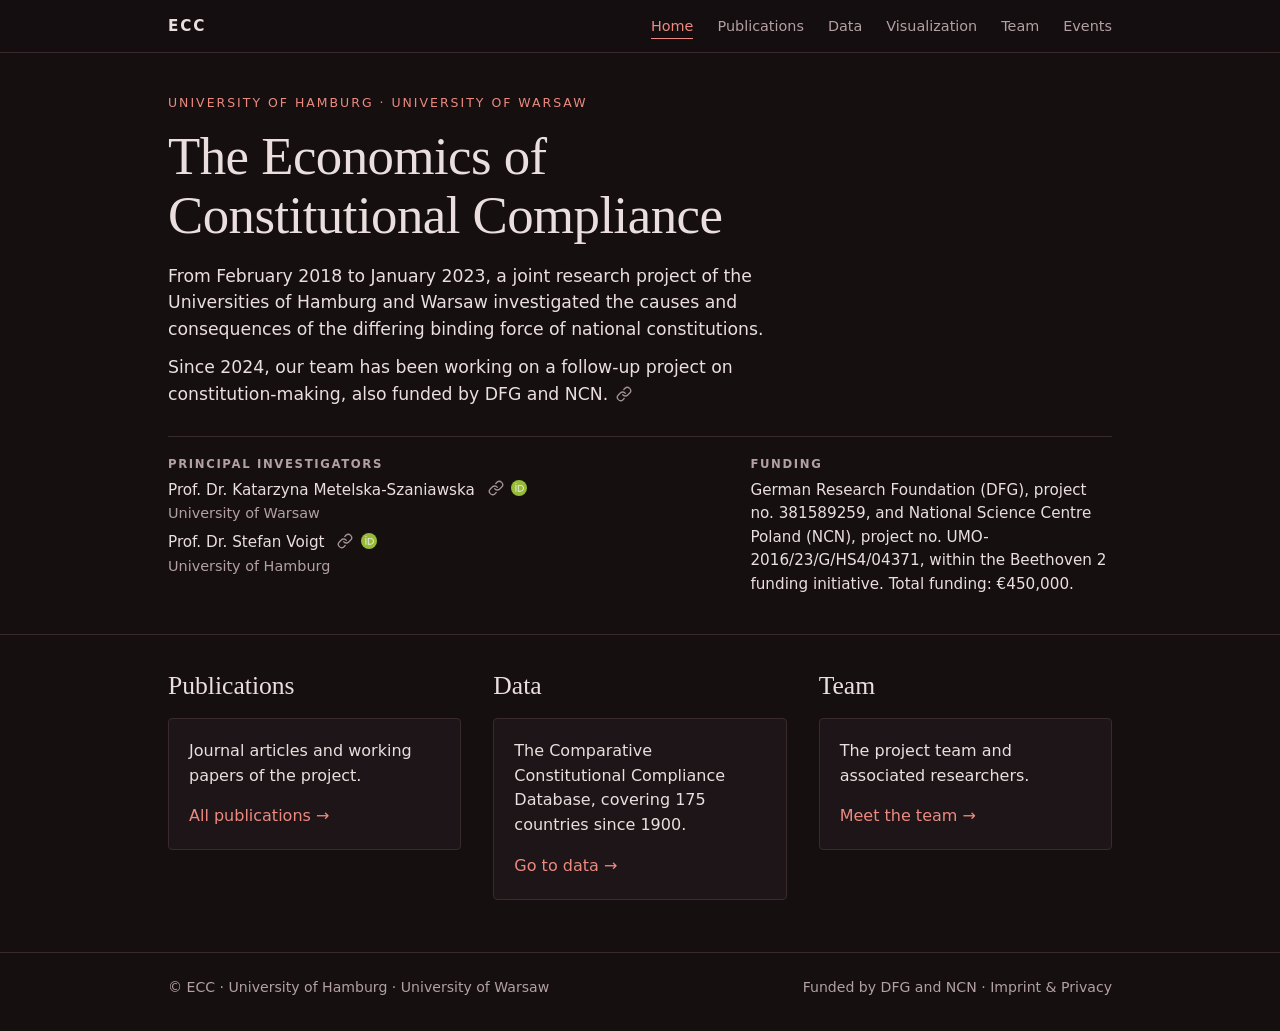
<file: index.html>
<!DOCTYPE html>
<html lang="en">
<head>
<meta charset="utf-8">
<meta name="viewport" content="width=device-width, initial-scale=1">
<link rel="icon" href="favicon.svg" type="image/svg+xml">
<link rel="apple-touch-icon" href="apple-touch-icon.png">
<title>The Economics of Constitutional Compliance | ECC</title>
<meta name="description" content="ECC: a joint research project of the Universities of Hamburg and Warsaw on the causes and consequences of constitutional compliance, with the Comparative Constitutional Compliance Database.">
<link rel="stylesheet" href="style.css">
<!-- seo -->
<link rel="canonical" href="https://jerggutmann.github.io/conpliance/">
<meta property="og:type" content="website">
<meta property="og:site_name" content="The Economics of Constitutional Compliance">
<meta property="og:title" content="The Economics of Constitutional Compliance | ECC">
<meta property="og:description" content="ECC: a joint research project of the Universities of Hamburg and Warsaw on the causes and consequences of constitutional compliance, with the Comparative Constitutional Compliance Database.">
<meta property="og:url" content="https://jerggutmann.github.io/conpliance/">
<meta property="og:image" content="https://jerggutmann.github.io/conpliance/og-image.png">
<meta property="og:image:width" content="1200">
<meta property="og:image:height" content="630">
<meta property="og:image:alt" content="The Economics of Constitutional Compliance">
<meta name="twitter:card" content="summary_large_image">
<script type="application/ld+json">{"@context":"https://schema.org","@graph":[{"@type":"WebSite","name":"The Economics of Constitutional Compliance","url":"https://jerggutmann.github.io/conpliance/","inLanguage":"en"},{"@type":"ResearchProject","@id":"https://jerggutmann.github.io/conpliance/#project","name":"The Economics of Constitutional Compliance","url":"https://jerggutmann.github.io/conpliance/","description":"ECC: a joint research project of the Universities of Hamburg and Warsaw on the causes and consequences of constitutional compliance, with the Comparative Constitutional Compliance Database.","startDate":"2018-02","member":[{"@type":"Person","name":"Katarzyna Metelska-Szaniawska","affiliation":{"@type":"CollegeOrUniversity","name":"University of Warsaw"},"sameAs":["https://orcid.org/0000-0001-5614-5557","https://www.wne.uw.edu.pl/en/members/profile/view/71"]},{"@type":"Person","name":"Stefan Voigt","affiliation":{"@type":"CollegeOrUniversity","name":"University of Hamburg"},"sameAs":["https://orcid.org/0000-0001-5564-3669","https://www.jura.uni-hamburg.de/en/die-fakultaet/personenverzeichnis/voigt-stefan.html"]}],"funding":[{"@type":"Grant","identifier":"381589259","funder":{"@type":"Organization","name":"German Research Foundation (DFG)","url":"https://www.dfg.de"}},{"@type":"Grant","identifier":"UMO-2016/23/G/HS4/04371","funder":{"@type":"Organization","name":"National Science Centre Poland (NCN)","url":"https://www.ncn.gov.pl"}}],"endDate":"2023-01"}]}</script>
<!-- /seo -->
</head>
<body>
<a class="skip" href="#main">Skip to content</a>

<nav aria-label="Main">
  <div class="wrap">
    <a class="brand" href="index.html">ECC</a>
    <ul>
      <li><a href="index.html" aria-current="page">Home</a></li>
      <li><a href="publications.html">Publications</a></li>
      <li><a href="data.html">Data</a></li>
      <li><a href="visualization.html">Visualization</a></li>
      <li><a href="team.html">Team</a></li>
      <li><a href="events.html">Events</a></li>
    </ul>
  </div>
</nav>

<header class="hero">
  <div class="wrap">
    <p class="kicker">University of Hamburg · University of Warsaw</p>
    <h1>The Economics of <span class="nb">Constitutional Compliance</span></h1>
    <p class="lede">From February 2018 to January 2023, a joint research project of the Universities of Hamburg and Warsaw investigated the causes and consequences of the differing binding force of national constitutions.</p>
    <p class="lede" style="margin-top:.7rem">Since 2024, our team has been working on a follow-up project on constitution-making, also funded by DFG and NCN.<span class="ids"><a class="web" href="https://jerggutmann.github.io/conmaking/" aria-label="Website of the follow-up project The Economics of Constitution-Making" title="Project website: The Economics of Constitution-Making"></a></span></p>

    <div class="facts">
      <div>
        <h2>Principal investigators</h2>
        <p class="pi"><span class="nm">Prof. Dr. Katarzyna Metelska-Szaniawska
          <span class="ids">
            <a class="web" href="https://www.wne.uw.edu.pl/en/members/profile/view/71" aria-label="University of Warsaw profile of Katarzyna Metelska-Szaniawska" title="University of Warsaw profile"></a>
            <a class="orcid" href="https://orcid.org/0000-0001-5614-5557" aria-label="ORCID iD of Katarzyna Metelska-Szaniawska" title="ORCID"></a>
            </span></span><br>
          <span class="muted">University of Warsaw</span></p>
        <p class="pi"><span class="nm">Prof. Dr. Stefan Voigt
          <span class="ids">
            <a class="web" href="https://www.jura.uni-hamburg.de/en/die-fakultaet/personenverzeichnis/voigt-stefan.html" aria-label="University of Hamburg profile of Stefan Voigt" title="University of Hamburg profile"></a>
            <a class="orcid" href="https://orcid.org/0000-0001-5564-3669" aria-label="ORCID iD of Stefan Voigt" title="ORCID"></a>
            </span></span><br>
          <span class="muted">University of Hamburg</span></p>
      </div>
      <div>
        <h2>Funding</h2>
        <p>German Research Foundation (DFG), project no. 381589259, and National Science Centre Poland (NCN), project no. UMO-2016/23/G/HS4/04371, within the Beethoven 2 funding initiative. Total funding: €450,000.</p>
      </div>
    </div>
  </div>
</header>

<main id="main">
  <section>
    <div class="wrap three">
      <div>
        <h2 class="section">Publications</h2>
        <div class="card">
          <p>Journal articles and working papers of the project.</p>
          <p><a href="publications.html">All publications →</a></p>
        </div>
      </div>
      <div>
        <h2 class="section">Data</h2>
        <div class="card">
          <p>The Comparative Constitutional Compliance Database, covering 175 countries since 1900.</p>
          <p><a href="data.html">Go to data →</a></p>
        </div>
      </div>
      <div>
        <h2 class="section">Team</h2>
        <div class="card">
          <p>The project team and associated researchers.</p>
          <p><a href="team.html">Meet the team →</a></p>
        </div>
      </div>
    </div>
  </section>
</main>

<footer>
  <div class="wrap">
    <span>© ECC · University of Hamburg · University of Warsaw</span>
    <span>Funded by DFG and NCN · <a href="imprint.html">Imprint &amp; Privacy</a></span>
  </div>
</footer>
</body>
</html>
</file>
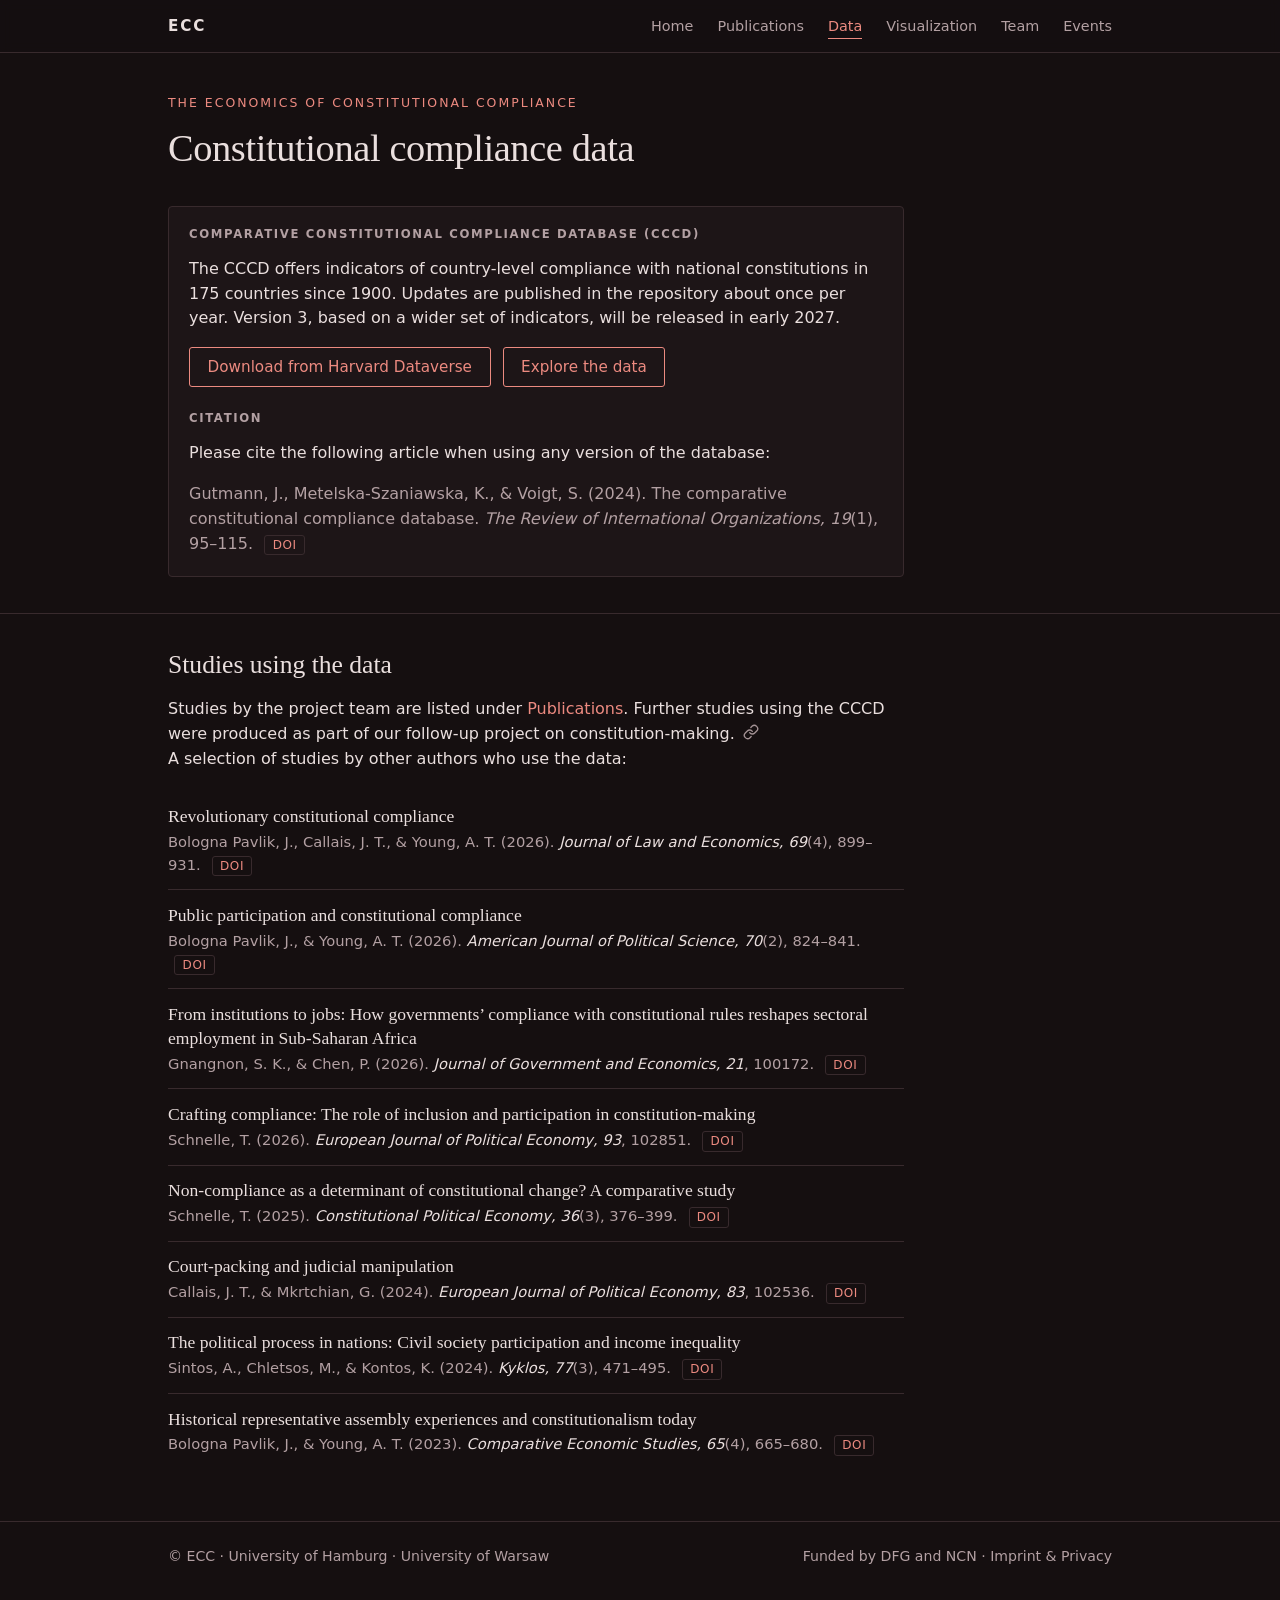
<file: data.html>
<!DOCTYPE html>
<html lang="en">
<head>
<meta charset="utf-8">
<meta name="viewport" content="width=device-width, initial-scale=1">
<link rel="icon" href="favicon.svg" type="image/svg+xml">
<link rel="apple-touch-icon" href="apple-touch-icon.png">
<title>Constitutional compliance data | ECC</title>
<meta name="description" content="The Comparative Constitutional Compliance Database (CCCD): indicators of constitutional compliance in 175 countries since 1900.">
<link rel="stylesheet" href="style.css">
<!-- seo -->
<link rel="canonical" href="https://jerggutmann.github.io/conpliance/data.html">
<meta property="og:type" content="website">
<meta property="og:site_name" content="The Economics of Constitutional Compliance">
<meta property="og:title" content="Constitutional compliance data | ECC">
<meta property="og:description" content="The Comparative Constitutional Compliance Database (CCCD): indicators of constitutional compliance in 175 countries since 1900.">
<meta property="og:url" content="https://jerggutmann.github.io/conpliance/data.html">
<meta property="og:image" content="https://jerggutmann.github.io/conpliance/og-image.png">
<meta property="og:image:width" content="1200">
<meta property="og:image:height" content="630">
<meta property="og:image:alt" content="The Economics of Constitutional Compliance">
<meta name="twitter:card" content="summary_large_image">
<script type="application/ld+json">{"@context":"https://schema.org","@graph":[{"@type":"Dataset","name":"Comparative Constitutional Compliance Database (CCCD)","alternateName":"CCCD","url":"https://jerggutmann.github.io/conpliance/data.html","description":"Indicators of country-level compliance with national constitutions in 175 countries since 1900.","keywords":["constitutions","constitutional compliance","rule of law","comparative constitutional law","political economy"],"temporalCoverage":"1900/2020","creator":[{"@type":"Person","name":"Jerg Gutmann","sameAs":"https://orcid.org/0000-0003-1215-1116"},{"@type":"Person","name":"Katarzyna Metelska-Szaniawska","sameAs":"https://orcid.org/0000-0001-5614-5557"},{"@type":"Person","name":"Stefan Voigt","sameAs":"https://orcid.org/0000-0001-5564-3669"}],"isPartOf":{"@id":"https://jerggutmann.github.io/conpliance/#project"},"includedInDataCatalog":{"@type":"DataCatalog","name":"Harvard Dataverse","url":"https://dataverse.harvard.edu"},"distribution":[{"@type":"DataDownload","contentUrl":"https://dataverse.harvard.edu/dataverse/CCCD"}],"citation":{"@type":"ScholarlyArticle","name":"The comparative constitutional compliance database","author":[{"@type":"Person","name":"Jerg Gutmann"},{"@type":"Person","name":"Katarzyna Metelska-Szaniawska"},{"@type":"Person","name":"Stefan Voigt"}],"datePublished":"2024","sameAs":"https://doi.org/10.1007/s11558-023-09491-7","isPartOf":{"@type":"Periodical","name":"The Review of International Organizations"}}}]}</script>
<!-- /seo -->
</head>
<body>
<a class="skip" href="#main">Skip to content</a>

<nav aria-label="Main">
  <div class="wrap">
    <a class="brand" href="index.html">ECC</a>
    <ul>
      <li><a href="index.html">Home</a></li>
      <li><a href="publications.html">Publications</a></li>
      <li><a href="data.html" aria-current="page">Data</a></li>
      <li><a href="visualization.html">Visualization</a></li>
      <li><a href="team.html">Team</a></li>
      <li><a href="events.html">Events</a></li>
    </ul>
  </div>
</nav>

<header class="page">
  <div class="wrap">
    <p class="kicker">The Economics of Constitutional Compliance</p>
    <h1>Constitutional compliance data</h1>
  </div>
</header>

<main id="main">
  <section class="plain">
    <div class="wrap">
      <div class="card" style="max-width:46rem">
        <h3>Comparative Constitutional Compliance Database (CCCD)</h3>
        <p>The CCCD offers indicators of country-level compliance with national constitutions in 175 countries since 1900. Updates are published in the repository about once per year. Version 3, based on a wider set of indicators, will be released in early 2027.</p>
        <div class="btns"><a class="btn" href="https://dataverse.harvard.edu/dataverse/CCCD">Download from Harvard Dataverse</a><a class="btn" href="visualization.html">Explore the data</a></div>
        <h3>Citation</h3>
        <p>Please cite the following article when using any version of the database:</p>
        <p class="muted">Gutmann, J., Metelska-Szaniawska, K., &amp; Voigt, S. (2024). The comparative constitutional compliance database. <em>The Review of International Organizations, 19</em>(1), 95–115.
          <a class="tag" href="https://doi.org/10.1007/s11558-023-09491-7">DOI</a></p>
      </div>
    </div>
  </section>

  <section>
    <div class="wrap">
      <h2 class="section">Studies using the data</h2>
      <p class="intro">Studies by the project team are listed under <a href="publications.html">Publications</a>. Further studies using the CCCD were produced as part of our follow-up project on constitution-making.<span class="ids"><a class="web" href="https://jerggutmann.github.io/conmaking/publications.html" aria-label="Publications of the follow-up project The Economics of Constitution-Making" title="Publications: The Economics of Constitution-Making"></a></span><br>A selection of studies by other authors who use the data:</p>
      <ul class="pubs">
        <li>
          <div class="title">Revolutionary constitutional compliance</div>
          <div class="meta">Bologna Pavlik, J., Callais, J. T., &amp; Young, A. T. (2026). <em>Journal of Law and Economics, 69</em>(4), 899–931.
            <a class="tag" href="https://doi.org/10.1086/744287">DOI</a></div>
        </li>
        <li>
          <div class="title">Public participation and constitutional compliance</div>
          <div class="meta">Bologna Pavlik, J., &amp; Young, A. T. (2026). <em>American Journal of Political Science, 70</em>(2), 824–841.
            <a class="tag" href="https://doi.org/10.1111/ajps.70000">DOI</a></div>
        </li>
        <li>
          <div class="title">From institutions to jobs: How governments’ compliance with constitutional rules reshapes sectoral employment in Sub-Saharan Africa</div>
          <div class="meta">Gnangnon, S. K., &amp; Chen, P. (2026). <em>Journal of Government and Economics, 21</em>, 100172.
            <a class="tag" href="https://doi.org/10.1016/j.jge.2026.100172">DOI</a></div>
        </li>
        <li>
          <div class="title">Crafting compliance: The role of inclusion and participation in constitution-making</div>
          <div class="meta">Schnelle, T. (2026). <em>European Journal of Political Economy, 93</em>, 102851.
            <a class="tag" href="https://doi.org/10.1016/j.ejpoleco.2026.102851">DOI</a></div>
        </li>
        <li>
          <div class="title">Non-compliance as a determinant of constitutional change? A comparative study</div>
          <div class="meta">Schnelle, T. (2025). <em>Constitutional Political Economy, 36</em>(3), 376–399.
            <a class="tag" href="https://doi.org/10.1007/s10602-024-09444-1">DOI</a></div>
        </li>
        <li>
          <div class="title">Court-packing and judicial manipulation</div>
          <div class="meta">Callais, J. T., &amp; Mkrtchian, G. (2024). <em>European Journal of Political Economy, 83</em>, 102536.
            <a class="tag" href="https://doi.org/10.1016/j.ejpoleco.2024.102536">DOI</a></div>
        </li>
        <li>
          <div class="title">The political process in nations: Civil society participation and income inequality</div>
          <div class="meta">Sintos, A., Chletsos, M., &amp; Kontos, K. (2024). <em>Kyklos, 77</em>(3), 471–495.
            <a class="tag" href="https://doi.org/10.1111/kykl.12375">DOI</a></div>
        </li>
        <li>
          <div class="title">Historical representative assembly experiences and constitutionalism today</div>
          <div class="meta">Bologna Pavlik, J., &amp; Young, A. T. (2023). <em>Comparative Economic Studies, 65</em>(4), 665–680.
            <a class="tag" href="https://doi.org/10.1057/s41294-023-00228-4">DOI</a></div>
        </li>
      </ul>
    </div>
  </section>
</main>

<footer>
  <div class="wrap">
    <span>© ECC · University of Hamburg · University of Warsaw</span>
    <span>Funded by DFG and NCN · <a href="imprint.html">Imprint &amp; Privacy</a></span>
  </div>
</footer>
</body>
</html>
</file>
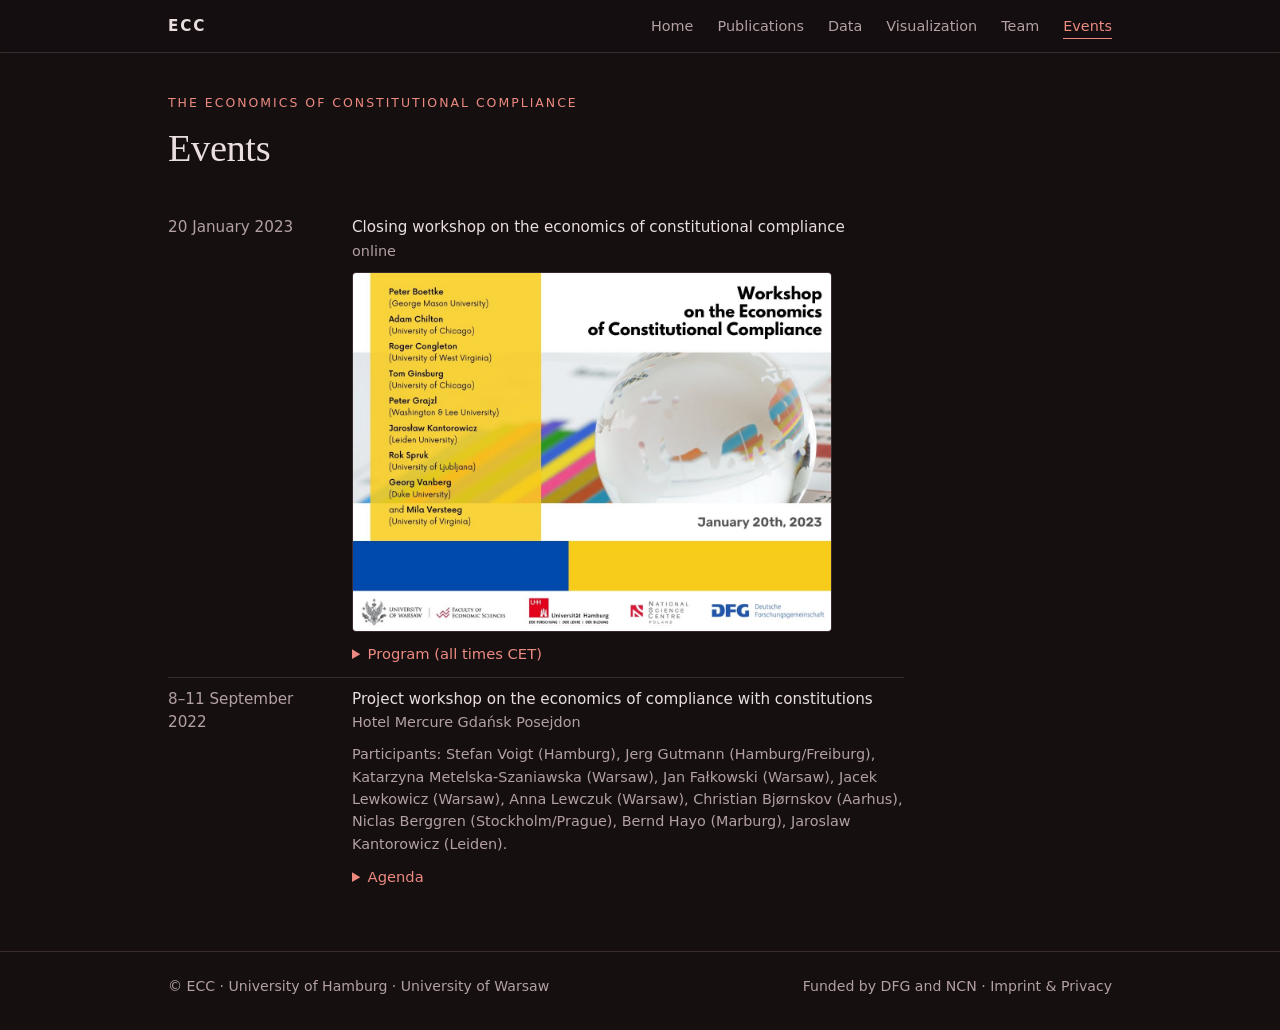
<file: events.html>
<!DOCTYPE html>
<html lang="en">
<head>
<meta charset="utf-8">
<meta name="viewport" content="width=device-width, initial-scale=1">
<link rel="icon" href="favicon.svg" type="image/svg+xml">
<link rel="apple-touch-icon" href="apple-touch-icon.png">
<title>Events | ECC</title>
<meta name="description" content="Workshops of the project The Economics of Constitutional Compliance.">
<link rel="stylesheet" href="style.css">
<!-- seo -->
<link rel="canonical" href="https://jerggutmann.github.io/conpliance/events.html">
<meta property="og:type" content="website">
<meta property="og:site_name" content="The Economics of Constitutional Compliance">
<meta property="og:title" content="Events | ECC">
<meta property="og:description" content="Workshops of the project The Economics of Constitutional Compliance.">
<meta property="og:url" content="https://jerggutmann.github.io/conpliance/events.html">
<meta property="og:image" content="https://jerggutmann.github.io/conpliance/og-image.png">
<meta property="og:image:width" content="1200">
<meta property="og:image:height" content="630">
<meta property="og:image:alt" content="The Economics of Constitutional Compliance">
<meta name="twitter:card" content="summary_large_image">
<!-- /seo -->
</head>
<body>
<a class="skip" href="#main">Skip to content</a>

<nav aria-label="Main">
  <div class="wrap">
    <a class="brand" href="index.html">ECC</a>
    <ul>
      <li><a href="index.html">Home</a></li>
      <li><a href="publications.html">Publications</a></li>
      <li><a href="data.html">Data</a></li>
      <li><a href="visualization.html">Visualization</a></li>
      <li><a href="team.html">Team</a></li>
      <li><a href="events.html" aria-current="page">Events</a></li>
    </ul>
  </div>
</nav>

<header class="page">
  <div class="wrap">
    <p class="kicker">The Economics of Constitutional Compliance</p>
    <h1>Events</h1>
  </div>
</header>

<main id="main">
  <section class="plain">
    <div class="wrap">
      <ul class="events">
        <li>
          <span class="when">20 January 2023</span>
          <span>
            <span class="what">Closing workshop on the economics of constitutional compliance</span>
            <span class="where">online</span>
            <span class="detail">
              <img class="poster" src="events/closing-workshop-2023.jpg" width="1200" height="900" loading="lazy" alt="Poster of the Workshop on the Economics of Constitutional Compliance, January 20th, 2023, listing the invited speakers">
              <details class="program">
              <summary>Program (all times CET)</summary>
              <h4>Friday, 20 January 2023</h4>
              <dl>
                <dt>14.00–14.30</dt><dd>Stefan Voigt (UHH): <em>Welcome remarks and overview of the research project</em></dd>
                <dt>14.30–14.50</dt><dd>Adam Chilton (Chicago; with Mila Versteeg, Virginia): <em>The impact of militant democracy provisions</em></dd>
                <dt>14.50–15.10</dt><dd>Georg Vanberg (Duke): <em>Remarks and ideas for future research on “militant constitutionalism”</em></dd>
                <dt>15.10–15.30</dt><dd>General discussion</dd>
                <dt>15.30–16.00</dt><dd>Tom Ginsburg (Chicago; with Zach Elkins, Texas): <em>What makes term limits work?</em></dd>
                <dt>16.00–16.15</dt><dd>General discussion</dd>
                <dt>16.15–16.35</dt><dd>Jerg Gutmann (UHH): <em>The CCC database – and possible applications</em></dd>
                <dt>16.35–16.50</dt><dd>Peter Grajzl (Washington &amp; Lee): <em>Remarks and ideas for future research on the CCC database</em></dd>
                <dt>16.50–17.00</dt><dd>General discussion</dd>
                <dt>17.00–17.30</dt><dd>Jaroslaw Kantorowicz (Leiden; with Katarzyna Metelska-Szaniawska, Warsaw): <em>Do people value compliance with (constitutional) fiscal rules? Evidence from a conjoint experiment</em></dd>
                <dt>17.30–17.45</dt><dd>Peter Boettke (GMU): <em>Comments and ideas for future research</em></dd>
                <dt>17.45–18.00</dt><dd>Discussion</dd>
                <dt>18.00–18.30</dt><dd>Rok Spruk (Ljubljana; with Nuno Garoupa, GMU): <em>Long-term effects of constitutional breakdowns: Evidence from Iran</em></dd>
                <dt>18.45–19.00</dt><dd>Roger Congleton (West Virginia): <em>Comments and ideas for future research</em></dd>
                <dt>19.00–19.15</dt><dd>Discussion</dd>
                <dt>19.15–19.45</dt><dd>Mila Versteeg (Virginia; with Adam Chilton, Chicago; Cristian Eyzaguirre, Chicago; David Landau, Florida State): <em>On the constitution-making process in Chile</em></dd>
                <dt>19.45–20.00</dt><dd>Gabriel Negretto (CIDE Mexico): <em>Comments and ideas for future research</em></dd>
                <dt>20.00–20.15</dt><dd>Discussion</dd>
              </dl>
              </details>
            </span>
          </span>
        </li>
        <li>
          <span class="when">8–11 September 2022</span>
          <span>
            <span class="what">Project workshop on the economics of compliance with constitutions</span>
            <span class="where">Hotel Mercure Gdańsk Posejdon</span>
            <span class="detail">
              <p>Participants: Stefan Voigt (Hamburg), Jerg Gutmann (Hamburg/Freiburg), Katarzyna Metelska-Szaniawska (Warsaw), Jan Fałkowski (Warsaw), Jacek Lewkowicz (Warsaw), Anna Lewczuk (Warsaw), Christian Bjørnskov (Aarhus), Niclas Berggren (Stockholm/Prague), Bernd Hayo (Marburg), Jaroslaw Kantorowicz (Leiden).</p>
              <details class="program">
              <summary>Agenda</summary>
              <h4>Friday, 9 September 2022</h4>
              <dl>
                <dt>9.00–9.30</dt><dd>Stefan Voigt: <em>Introduction to the “Economics of Compliance with Constitutions” project</em></dd>
                <dt>9.30–11.00</dt><dd>Papers session 1<br>Jan Fałkowski: <em>Watch out for words: The wording of constitutions and constitutional compliance of the executive</em> (with Zimin Luo, Jacek Lewkowicz)<br>Anna Lewczuk: <em>Political party’s ideology and constitutional compliance</em> (with Jacek Lewkowicz, Rafał Woźniak)</dd>
                <dt>11.30–13.00</dt><dd>Papers session 2<br>Jerg Gutmann: <em>Are populists constitutionalists? An empirical assessment of populist constitutional compliance</em> (with Martin Rode)<br>Jacek Lewkowicz: <em>The longer the worse? The case of populism and constitutional compliance</em> (with Anna Lewczuk, Rafał Woźniak)</dd>
                <dt>14.30–16.00</dt><dd>Papers session 3<br>Stefan Voigt: <em>Unlawful states of emergency – are COVID related ones any different?</em> (with Christian Bjørnskov)<br>Christian Bjørnskov: <em>Coups and constitutional change</em> (with Stefan Voigt)</dd>
                <dt>16.30–18.00</dt><dd>Papers session 4<br>Jaroslaw Kantorowicz: <em>Do people value compliance with (constitutional) fiscal rules? Evidence from a conjoint experiment</em> (with Katarzyna Metelska-Szaniawska)<br>Katarzyna Metelska-Szaniawska: <em>Constitutional (non)compliance and economic growth</em></dd>
              </dl>
              <h4>Saturday, 10 September 2022</h4>
              <dl>
                <dt>9.00–10.30</dt><dd>Papers session 5<br>Bernd Hayo: <em>Judicial independence: Why does de facto diverge from de jure?</em> (with Stefan Voigt)<br>Niclas Berggren: <em>The rule of law predicts trust in journalists and scientists</em> (with Christian Bjørnskov, Alexandra Sandström)</dd>
                <dt>11.00–13.00</dt><dd>Discussion of the project follow-up (project members and partners)</dd>
                <dt>14.30–16.00</dt><dd>Discussion of the next steps in the project (project members)</dd>
              </dl>
              </details>
            </span>
          </span>
        </li>
      </ul>
    </div>
  </section>
</main>

<footer>
  <div class="wrap">
    <span>© ECC · University of Hamburg · University of Warsaw</span>
    <span>Funded by DFG and NCN · <a href="imprint.html">Imprint &amp; Privacy</a></span>
  </div>
</footer>
</body>
</html>
</file>
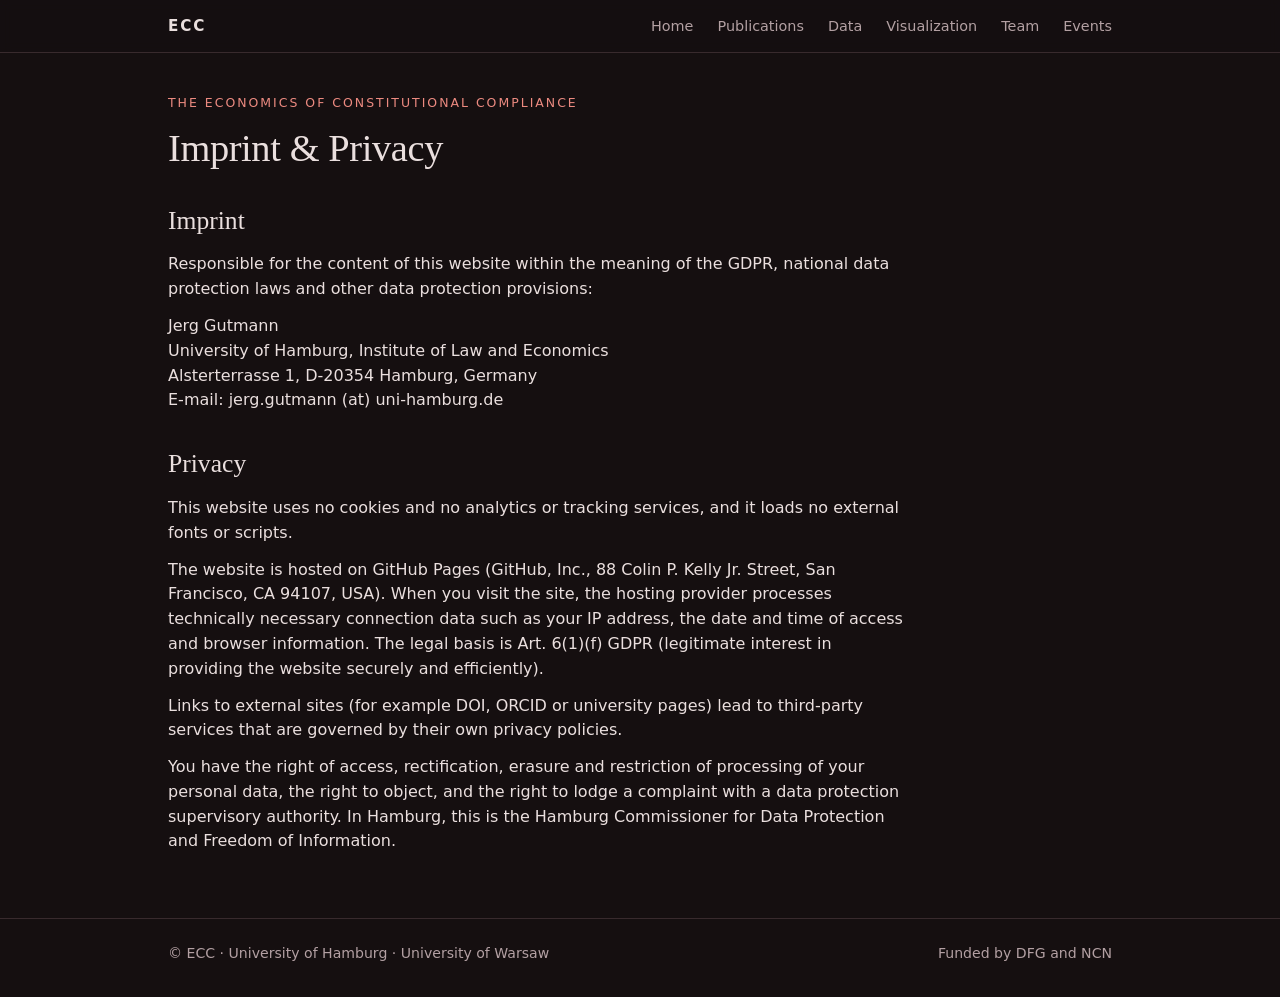
<file: imprint.html>
<!DOCTYPE html>
<html lang="en">
<head>
<meta charset="utf-8">
<meta name="viewport" content="width=device-width, initial-scale=1">
<link rel="icon" href="favicon.svg" type="image/svg+xml">
<link rel="apple-touch-icon" href="apple-touch-icon.png">
<title>Imprint &amp; Privacy | ECC</title>
<meta name="robots" content="noindex">
<link rel="stylesheet" href="style.css">
</head>
<body>
<a class="skip" href="#main">Skip to content</a>

<nav aria-label="Main">
  <div class="wrap">
    <a class="brand" href="index.html">ECC</a>
    <ul>
      <li><a href="index.html">Home</a></li>
      <li><a href="publications.html">Publications</a></li>
      <li><a href="data.html">Data</a></li>
      <li><a href="visualization.html">Visualization</a></li>
      <li><a href="team.html">Team</a></li>
      <li><a href="events.html">Events</a></li>
    </ul>
  </div>
</nav>

<header class="page">
  <div class="wrap">
    <p class="kicker">The Economics of Constitutional Compliance</p>
    <h1>Imprint &amp; Privacy</h1>
  </div>
</header>

<main id="main">
  <section class="plain">
    <div class="wrap"><div class="legal">
      <h2>Imprint</h2>
      <p>Responsible for the content of this website within the meaning of the GDPR, national data protection laws and other data protection provisions:</p>
      <p>Jerg Gutmann<br>
        University of Hamburg, Institute of Law and Economics<br>
        Alsterterrasse 1, D-20354 Hamburg, Germany<br>
        E-mail: jerg.gutmann (at) uni-hamburg.de</p>

      <h2>Privacy</h2>
      <p>This website uses no cookies and no analytics or tracking services, and it loads no external fonts or scripts.</p>
      <p>The website is hosted on GitHub Pages (GitHub, Inc., 88 Colin P. Kelly Jr. Street, San Francisco, CA 94107, USA). When you visit the site, the hosting provider processes technically necessary connection data such as your IP address, the date and time of access and browser information. The legal basis is Art. 6(1)(f) GDPR (legitimate interest in providing the website securely and efficiently).</p>
      <p>Links to external sites (for example DOI, ORCID or university pages) lead to third-party services that are governed by their own privacy policies.</p>
      <p>You have the right of access, rectification, erasure and restriction of processing of your personal data, the right to object, and the right to lodge a complaint with a data protection supervisory authority. In Hamburg, this is the Hamburg Commissioner for Data Protection and Freedom of Information.</p>
    </div></div>
  </section>
</main>

<footer>
  <div class="wrap">
    <span>© ECC · University of Hamburg · University of Warsaw</span>
    <span>Funded by DFG and NCN</span>
  </div>
</footer>
</body>
</html>
</file>
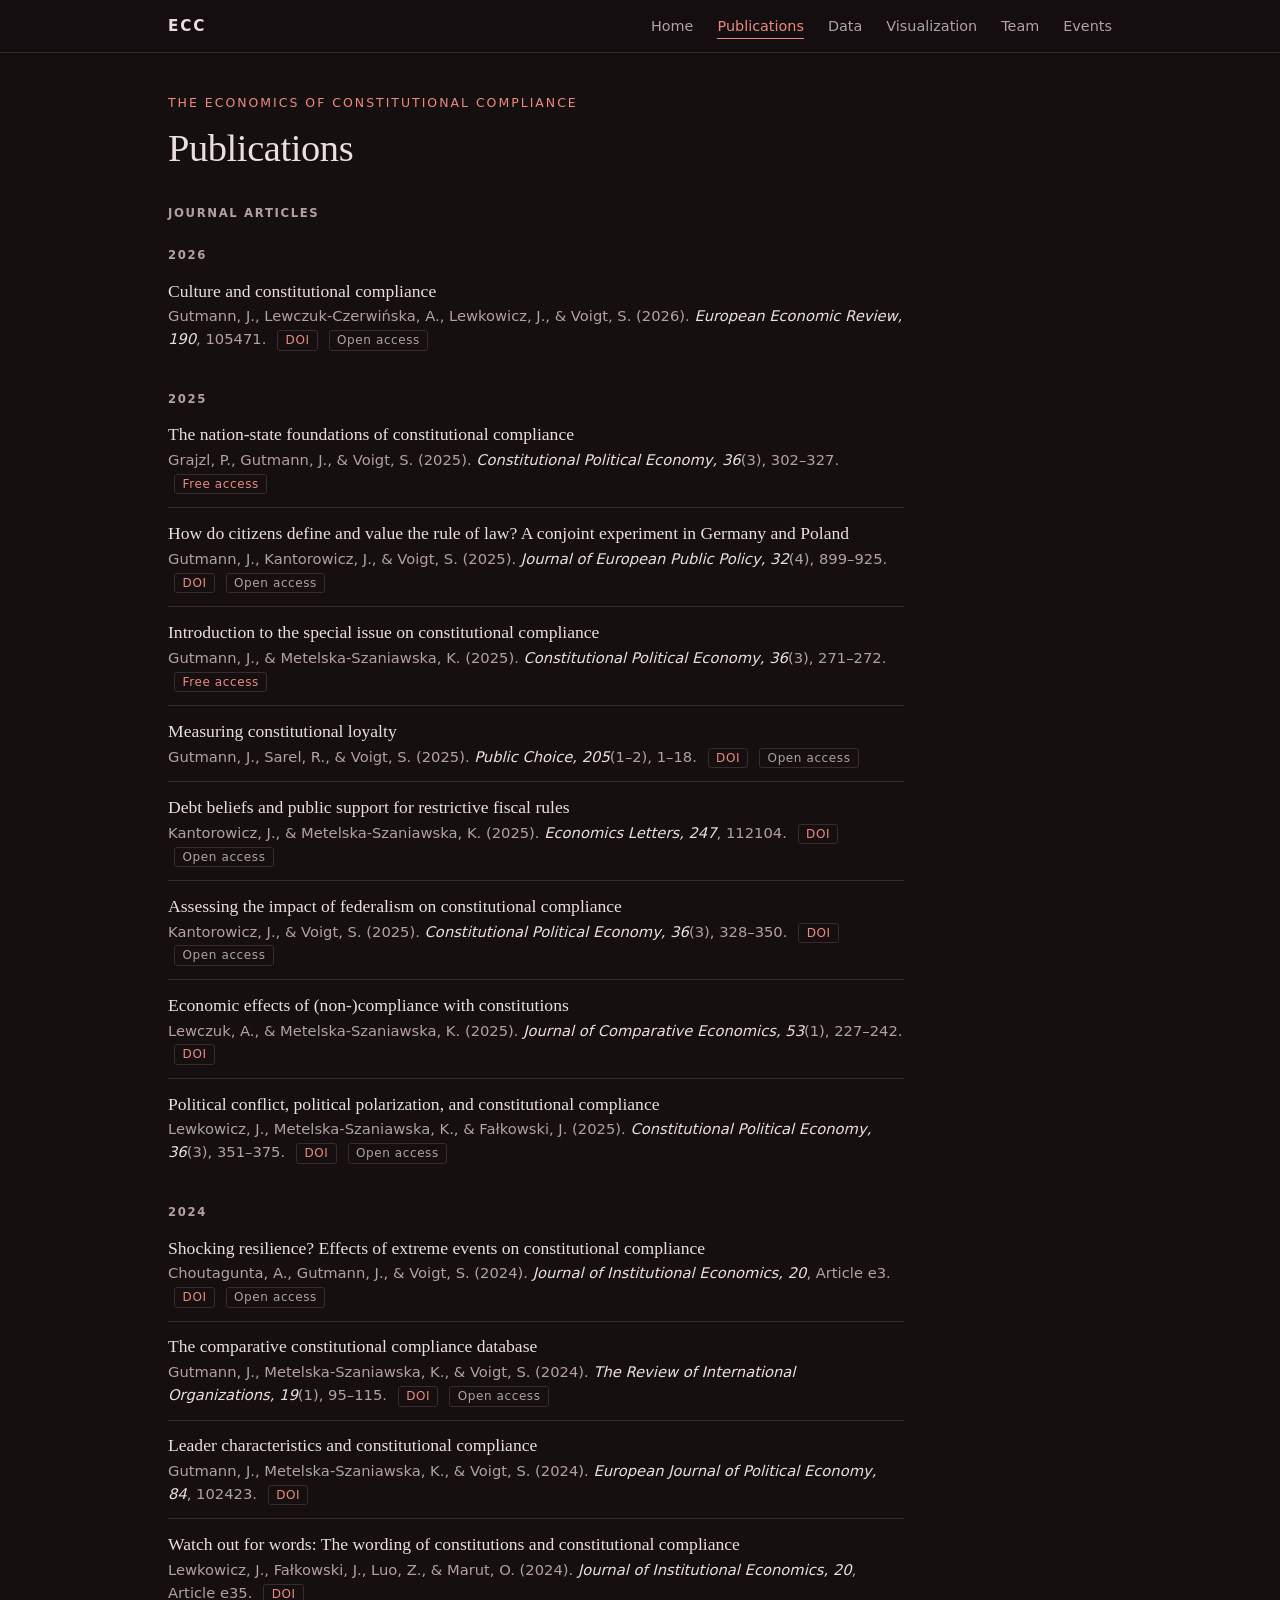
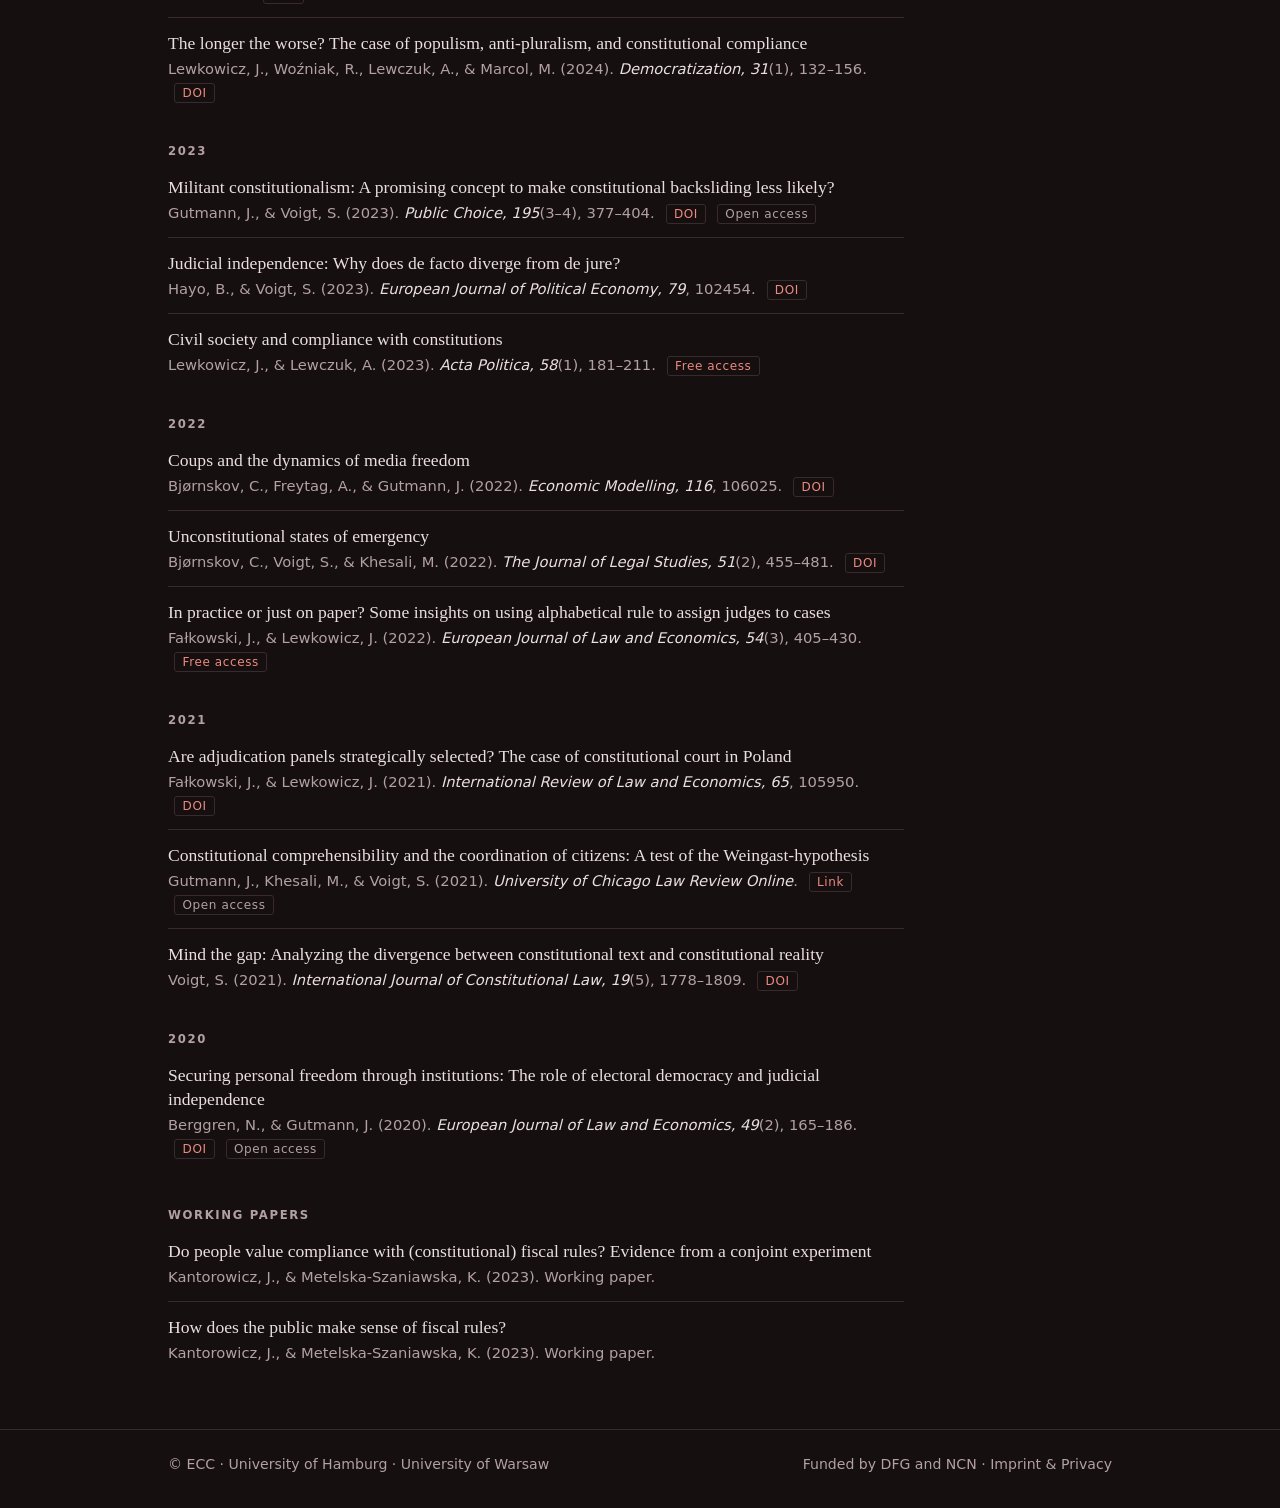
<file: publications.html>
<!DOCTYPE html>
<html lang="en">
<head>
<meta charset="utf-8">
<meta name="viewport" content="width=device-width, initial-scale=1">
<link rel="icon" href="favicon.svg" type="image/svg+xml">
<link rel="apple-touch-icon" href="apple-touch-icon.png">
<title>Publications | ECC</title>
<meta name="description" content="Journal articles and working papers of the project The Economics of Constitutional Compliance.">
<link rel="stylesheet" href="style.css">
<!-- seo -->
<link rel="canonical" href="https://jerggutmann.github.io/conpliance/publications.html">
<meta property="og:type" content="website">
<meta property="og:site_name" content="The Economics of Constitutional Compliance">
<meta property="og:title" content="Publications | ECC">
<meta property="og:description" content="Journal articles and working papers of the project The Economics of Constitutional Compliance.">
<meta property="og:url" content="https://jerggutmann.github.io/conpliance/publications.html">
<meta property="og:image" content="https://jerggutmann.github.io/conpliance/og-image.png">
<meta property="og:image:width" content="1200">
<meta property="og:image:height" content="630">
<meta property="og:image:alt" content="The Economics of Constitutional Compliance">
<meta name="twitter:card" content="summary_large_image">
<script type="application/ld+json">{"@context":"https://schema.org","@graph":[{"@type":"ItemList","name":"Publications: The Economics of Constitutional Compliance","numberOfItems":26,"itemListElement":[{"@type":"ListItem","position":1,"item":{"@type":"ScholarlyArticle","name":"Culture and constitutional compliance","author":[{"@type":"Person","name":"J. Gutmann"},{"@type":"Person","name":"A. Lewczuk-Czerwińska"},{"@type":"Person","name":"J. Lewkowicz"},{"@type":"Person","name":"S. Voigt"}],"datePublished":"2026","isPartOf":{"@type":"Periodical","name":"European Economic Review"},"sameAs":"https://doi.org/10.1016/j.euroecorev.2026.105471"}},{"@type":"ListItem","position":2,"item":{"@type":"ScholarlyArticle","name":"The nation-state foundations of constitutional compliance","author":[{"@type":"Person","name":"P. Grajzl"},{"@type":"Person","name":"J. Gutmann"},{"@type":"Person","name":"S. Voigt"}],"datePublished":"2025","isPartOf":{"@type":"Periodical","name":"Constitutional Political Economy"}}},{"@type":"ListItem","position":3,"item":{"@type":"ScholarlyArticle","name":"How do citizens define and value the rule of law? A conjoint experiment in Germany and Poland","author":[{"@type":"Person","name":"J. Gutmann"},{"@type":"Person","name":"J. Kantorowicz"},{"@type":"Person","name":"S. Voigt"}],"datePublished":"2025","isPartOf":{"@type":"Periodical","name":"Journal of European Public Policy"},"sameAs":"https://doi.org/10.1080/13501763.2024.2326189"}},{"@type":"ListItem","position":4,"item":{"@type":"ScholarlyArticle","name":"Introduction to the special issue on constitutional compliance","author":[{"@type":"Person","name":"J. Gutmann"},{"@type":"Person","name":"K. Metelska-Szaniawska"}],"datePublished":"2025","isPartOf":{"@type":"Periodical","name":"Constitutional Political Economy"}}},{"@type":"ListItem","position":5,"item":{"@type":"ScholarlyArticle","name":"Measuring constitutional loyalty","author":[{"@type":"Person","name":"J. Gutmann"},{"@type":"Person","name":"R. Sarel"},{"@type":"Person","name":"S. Voigt"}],"datePublished":"2025","isPartOf":{"@type":"Periodical","name":"Public Choice"},"sameAs":"https://doi.org/10.1007/s11127-025-01271-8"}},{"@type":"ListItem","position":6,"item":{"@type":"ScholarlyArticle","name":"Debt beliefs and public support for restrictive fiscal rules","author":[{"@type":"Person","name":"J. Kantorowicz"},{"@type":"Person","name":"K. Metelska-Szaniawska"}],"datePublished":"2025","isPartOf":{"@type":"Periodical","name":"Economics Letters"},"sameAs":"https://doi.org/10.1016/j.econlet.2024.112104"}},{"@type":"ListItem","position":7,"item":{"@type":"ScholarlyArticle","name":"Assessing the impact of federalism on constitutional compliance","author":[{"@type":"Person","name":"J. Kantorowicz"},{"@type":"Person","name":"S. Voigt"}],"datePublished":"2025","isPartOf":{"@type":"Periodical","name":"Constitutional Political Economy"},"sameAs":"https://doi.org/10.1007/s10602-024-09459-8"}},{"@type":"ListItem","position":8,"item":{"@type":"ScholarlyArticle","name":"Economic effects of (non-)compliance with constitutions","author":[{"@type":"Person","name":"A. Lewczuk"},{"@type":"Person","name":"K. Metelska-Szaniawska"}],"datePublished":"2025","isPartOf":{"@type":"Periodical","name":"Journal of Comparative Economics"},"sameAs":"https://doi.org/10.1016/j.jce.2024.12.006"}},{"@type":"ListItem","position":9,"item":{"@type":"ScholarlyArticle","name":"Political conflict, political polarization, and constitutional compliance","author":[{"@type":"Person","name":"J. Lewkowicz"},{"@type":"Person","name":"K. Metelska-Szaniawska"},{"@type":"Person","name":"J. Fałkowski"}],"datePublished":"2025","isPartOf":{"@type":"Periodical","name":"Constitutional Political Economy"},"sameAs":"https://doi.org/10.1007/s10602-024-09434-3"}},{"@type":"ListItem","position":10,"item":{"@type":"ScholarlyArticle","name":"Shocking resilience? Effects of extreme events on constitutional compliance","author":[{"@type":"Person","name":"A. Choutagunta"},{"@type":"Person","name":"J. Gutmann"},{"@type":"Person","name":"S. Voigt"}],"datePublished":"2024","isPartOf":{"@type":"Periodical","name":"Journal of Institutional Economics"},"sameAs":"https://doi.org/10.1017/S1744137423000279"}},{"@type":"ListItem","position":11,"item":{"@type":"ScholarlyArticle","name":"The comparative constitutional compliance database","author":[{"@type":"Person","name":"J. Gutmann"},{"@type":"Person","name":"K. Metelska-Szaniawska"},{"@type":"Person","name":"S. Voigt"}],"datePublished":"2024","isPartOf":{"@type":"Periodical","name":"The Review of International Organizations"},"sameAs":"https://doi.org/10.1007/s11558-023-09491-7"}},{"@type":"ListItem","position":12,"item":{"@type":"ScholarlyArticle","name":"Leader characteristics and constitutional compliance","author":[{"@type":"Person","name":"J. Gutmann"},{"@type":"Person","name":"K. Metelska-Szaniawska"},{"@type":"Person","name":"S. Voigt"}],"datePublished":"2024","isPartOf":{"@type":"Periodical","name":"European Journal of Political Economy"},"sameAs":"https://doi.org/10.1016/j.ejpoleco.2023.102423"}},{"@type":"ListItem","position":13,"item":{"@type":"ScholarlyArticle","name":"Watch out for words: The wording of constitutions and constitutional compliance","author":[{"@type":"Person","name":"J. Lewkowicz"},{"@type":"Person","name":"J. Fałkowski"},{"@type":"Person","name":"Z. Luo"},{"@type":"Person","name":"O. Marut"}],"datePublished":"2024","isPartOf":{"@type":"Periodical","name":"Journal of Institutional Economics"},"sameAs":"https://doi.org/10.1017/S1744137424000201"}},{"@type":"ListItem","position":14,"item":{"@type":"ScholarlyArticle","name":"The longer the worse? The case of populism, anti-pluralism, and constitutional compliance","author":[{"@type":"Person","name":"J. Lewkowicz"},{"@type":"Person","name":"R. Woźniak"},{"@type":"Person","name":"A. Lewczuk"},{"@type":"Person","name":"M. Marcol"}],"datePublished":"2024","isPartOf":{"@type":"Periodical","name":"Democratization"},"sameAs":"https://doi.org/10.1080/13510347.2023.2258341"}},{"@type":"ListItem","position":15,"item":{"@type":"ScholarlyArticle","name":"Militant constitutionalism: A promising concept to make constitutional backsliding less likely?","author":[{"@type":"Person","name":"J. Gutmann"},{"@type":"Person","name":"S. Voigt"}],"datePublished":"2023","isPartOf":{"@type":"Periodical","name":"Public Choice"},"sameAs":"https://doi.org/10.1007/s11127-021-00874-1"}},{"@type":"ListItem","position":16,"item":{"@type":"ScholarlyArticle","name":"Judicial independence: Why does de facto diverge from de jure?","author":[{"@type":"Person","name":"B. Hayo"},{"@type":"Person","name":"S. Voigt"}],"datePublished":"2023","isPartOf":{"@type":"Periodical","name":"European Journal of Political Economy"},"sameAs":"https://doi.org/10.1016/j.ejpoleco.2023.102454"}},{"@type":"ListItem","position":17,"item":{"@type":"ScholarlyArticle","name":"Civil society and compliance with constitutions","author":[{"@type":"Person","name":"J. Lewkowicz"},{"@type":"Person","name":"A. Lewczuk"}],"datePublished":"2023","isPartOf":{"@type":"Periodical","name":"Acta Politica"}}},{"@type":"ListItem","position":18,"item":{"@type":"ScholarlyArticle","name":"Coups and the dynamics of media freedom","author":[{"@type":"Person","name":"C. Bjørnskov"},{"@type":"Person","name":"A. Freytag"},{"@type":"Person","name":"J. Gutmann"}],"datePublished":"2022","isPartOf":{"@type":"Periodical","name":"Economic Modelling"},"sameAs":"https://doi.org/10.1016/j.econmod.2022.106025"}},{"@type":"ListItem","position":19,"item":{"@type":"ScholarlyArticle","name":"Unconstitutional states of emergency","author":[{"@type":"Person","name":"C. Bjørnskov"},{"@type":"Person","name":"S. Voigt"},{"@type":"Person","name":"M. Khesali"}],"datePublished":"2022","isPartOf":{"@type":"Periodical","name":"The Journal of Legal Studies"},"sameAs":"https://doi.org/10.1086/718681"}},{"@type":"ListItem","position":20,"item":{"@type":"ScholarlyArticle","name":"In practice or just on paper? Some insights on using alphabetical rule to assign judges to cases","author":[{"@type":"Person","name":"J. Fałkowski"},{"@type":"Person","name":"J. Lewkowicz"}],"datePublished":"2022","isPartOf":{"@type":"Periodical","name":"European Journal of Law and Economics"}}},{"@type":"ListItem","position":21,"item":{"@type":"ScholarlyArticle","name":"Are adjudication panels strategically selected? The case of constitutional court in Poland","author":[{"@type":"Person","name":"J. Fałkowski"},{"@type":"Person","name":"J. Lewkowicz"}],"datePublished":"2021","isPartOf":{"@type":"Periodical","name":"International Review of Law and Economics"},"sameAs":"https://doi.org/10.1016/j.irle.2020.105950"}},{"@type":"ListItem","position":22,"item":{"@type":"ScholarlyArticle","name":"Constitutional comprehensibility and the coordination of citizens: A test of the Weingast-hypothesis","author":[{"@type":"Person","name":"J. Gutmann"},{"@type":"Person","name":"M. Khesali"},{"@type":"Person","name":"S. Voigt"}],"datePublished":"2021","isPartOf":{"@type":"Periodical","name":"University of Chicago Law Review Online"}}},{"@type":"ListItem","position":23,"item":{"@type":"ScholarlyArticle","name":"Mind the gap: Analyzing the divergence between constitutional text and constitutional reality","author":[{"@type":"Person","name":"S. Voigt"}],"datePublished":"2021","isPartOf":{"@type":"Periodical","name":"International Journal of Constitutional Law"},"sameAs":"https://doi.org/10.1093/icon/moab060"}},{"@type":"ListItem","position":24,"item":{"@type":"ScholarlyArticle","name":"Securing personal freedom through institutions: The role of electoral democracy and judicial independence","author":[{"@type":"Person","name":"N. Berggren"},{"@type":"Person","name":"J. Gutmann"}],"datePublished":"2020","isPartOf":{"@type":"Periodical","name":"European Journal of Law and Economics"},"sameAs":"https://doi.org/10.1007/s10657-020-09643-9"}},{"@type":"ListItem","position":25,"item":{"@type":"ScholarlyArticle","name":"Do people value compliance with (constitutional) fiscal rules? Evidence from a conjoint experiment","author":[{"@type":"Person","name":"J. Kantorowicz"},{"@type":"Person","name":"K. Metelska-Szaniawska"}],"datePublished":"2023"}},{"@type":"ListItem","position":26,"item":{"@type":"ScholarlyArticle","name":"How does the public make sense of fiscal rules?","author":[{"@type":"Person","name":"J. Kantorowicz"},{"@type":"Person","name":"K. Metelska-Szaniawska"}],"datePublished":"2023"}}]}]}</script>
<!-- /seo -->
</head>
<body>
<a class="skip" href="#main">Skip to content</a>

<nav aria-label="Main">
  <div class="wrap">
    <a class="brand" href="index.html">ECC</a>
    <ul>
      <li><a href="index.html">Home</a></li>
      <li><a href="publications.html" aria-current="page">Publications</a></li>
      <li><a href="data.html">Data</a></li>
      <li><a href="visualization.html">Visualization</a></li>
      <li><a href="team.html">Team</a></li>
      <li><a href="events.html">Events</a></li>
    </ul>
  </div>
</nav>

<header class="page">
  <div class="wrap">
    <p class="kicker">The Economics of Constitutional Compliance</p>
    <h1>Publications</h1>
  </div>
</header>

<main id="main">
  <section class="plain">
    <div class="wrap">
      <h3>Journal articles</h3>
      <h3 style="margin-top:1.75rem">2026</h3>
      <ul class="pubs">
        <li>
          <div class="title">Culture and constitutional compliance</div>
          <div class="meta">Gutmann, J., Lewczuk-Czerwińska, A., Lewkowicz, J., &amp; Voigt, S. (2026). <em>European Economic Review, 190</em>, 105471.
            <a class="tag" href="https://doi.org/10.1016/j.euroecorev.2026.105471">DOI</a>
            <span class="tag">Open access</span></div>
        </li>
      </ul>
      <h3 style="margin-top:1.75rem">2025</h3>
      <ul class="pubs">
        <li>
          <div class="title">The nation-state foundations of constitutional compliance</div>
          <div class="meta">Grajzl, P., Gutmann, J., &amp; Voigt, S. (2025). <em>Constitutional Political Economy, 36</em>(3), 302–327.
            <a class="tag" href="https://rdcu.be/dvnWR">Free access</a></div>
        </li>
        <li>
          <div class="title">How do citizens define and value the rule of law? A conjoint experiment in Germany and Poland</div>
          <div class="meta">Gutmann, J., Kantorowicz, J., &amp; Voigt, S. (2025). <em>Journal of European Public Policy, 32</em>(4), 899–925.
            <a class="tag" href="https://doi.org/10.1080/13501763.2024.2326189">DOI</a>
            <span class="tag">Open access</span></div>
        </li>
        <li>
          <div class="title">Introduction to the special issue on constitutional compliance</div>
          <div class="meta">Gutmann, J., &amp; Metelska-Szaniawska, K. (2025). <em>Constitutional Political Economy, 36</em>(3), 271–272.
            <a class="tag" href="https://rdcu.be/eqMKZ">Free access</a></div>
        </li>
        <li>
          <div class="title">Measuring constitutional loyalty</div>
          <div class="meta">Gutmann, J., Sarel, R., &amp; Voigt, S. (2025). <em>Public Choice, 205</em>(1–2), 1–18.
            <a class="tag" href="https://doi.org/10.1007/s11127-025-01271-8">DOI</a>
            <span class="tag">Open access</span></div>
        </li>
        <li>
          <div class="title">Debt beliefs and public support for restrictive fiscal rules</div>
          <div class="meta">Kantorowicz, J., &amp; Metelska-Szaniawska, K. (2025). <em>Economics Letters, 247</em>, 112104.
            <a class="tag" href="https://doi.org/10.1016/j.econlet.2024.112104">DOI</a>
            <span class="tag">Open access</span></div>
        </li>
        <li>
          <div class="title">Assessing the impact of federalism on constitutional compliance</div>
          <div class="meta">Kantorowicz, J., &amp; Voigt, S. (2025). <em>Constitutional Political Economy, 36</em>(3), 328–350.
            <a class="tag" href="https://doi.org/10.1007/s10602-024-09459-8">DOI</a>
            <span class="tag">Open access</span></div>
        </li>
        <li>
          <div class="title">Economic effects of (non-)compliance with constitutions</div>
          <div class="meta">Lewczuk, A., &amp; Metelska-Szaniawska, K. (2025). <em>Journal of Comparative Economics, 53</em>(1), 227–242.
            <a class="tag" href="https://doi.org/10.1016/j.jce.2024.12.006">DOI</a></div>
        </li>
        <li>
          <div class="title">Political conflict, political polarization, and constitutional compliance</div>
          <div class="meta">Lewkowicz, J., Metelska-Szaniawska, K., &amp; Fałkowski, J. (2025). <em>Constitutional Political Economy, 36</em>(3), 351–375.
            <a class="tag" href="https://doi.org/10.1007/s10602-024-09434-3">DOI</a>
            <span class="tag">Open access</span></div>
        </li>
      </ul>
      <h3 style="margin-top:1.75rem">2024</h3>
      <ul class="pubs">
        <li>
          <div class="title">Shocking resilience? Effects of extreme events on constitutional compliance</div>
          <div class="meta">Choutagunta, A., Gutmann, J., &amp; Voigt, S. (2024). <em>Journal of Institutional Economics, 20</em>, Article e3.
            <a class="tag" href="https://doi.org/10.1017/S1744137423000279">DOI</a>
            <span class="tag">Open access</span></div>
        </li>
        <li>
          <div class="title">The comparative constitutional compliance database</div>
          <div class="meta">Gutmann, J., Metelska-Szaniawska, K., &amp; Voigt, S. (2024). <em>The Review of International Organizations, 19</em>(1), 95–115.
            <a class="tag" href="https://doi.org/10.1007/s11558-023-09491-7">DOI</a>
            <span class="tag">Open access</span></div>
        </li>
        <li>
          <div class="title">Leader characteristics and constitutional compliance</div>
          <div class="meta">Gutmann, J., Metelska-Szaniawska, K., &amp; Voigt, S. (2024). <em>European Journal of Political Economy, 84</em>, 102423.
            <a class="tag" href="https://doi.org/10.1016/j.ejpoleco.2023.102423">DOI</a></div>
        </li>
        <li>
          <div class="title">Watch out for words: The wording of constitutions and constitutional compliance</div>
          <div class="meta">Lewkowicz, J., Fałkowski, J., Luo, Z., &amp; Marut, O. (2024). <em>Journal of Institutional Economics, 20</em>, Article e35.
            <a class="tag" href="https://doi.org/10.1017/S1744137424000201">DOI</a></div>
        </li>
        <li>
          <div class="title">The longer the worse? The case of populism, anti-pluralism, and constitutional compliance</div>
          <div class="meta">Lewkowicz, J., Woźniak, R., Lewczuk, A., &amp; Marcol, M. (2024). <em>Democratization, 31</em>(1), 132–156.
            <a class="tag" href="https://doi.org/10.1080/13510347.2023.2258341">DOI</a></div>
        </li>
      </ul>
      <h3 style="margin-top:1.75rem">2023</h3>
      <ul class="pubs">
        <li>
          <div class="title">Militant constitutionalism: A promising concept to make constitutional backsliding less likely?</div>
          <div class="meta">Gutmann, J., &amp; Voigt, S. (2023). <em>Public Choice, 195</em>(3–4), 377–404.
            <a class="tag" href="https://doi.org/10.1007/s11127-021-00874-1">DOI</a>
            <span class="tag">Open access</span></div>
        </li>
        <li>
          <div class="title">Judicial independence: Why does de facto diverge from de jure?</div>
          <div class="meta">Hayo, B., &amp; Voigt, S. (2023). <em>European Journal of Political Economy, 79</em>, 102454.
            <a class="tag" href="https://doi.org/10.1016/j.ejpoleco.2023.102454">DOI</a></div>
        </li>
        <li>
          <div class="title">Civil society and compliance with constitutions</div>
          <div class="meta">Lewkowicz, J., &amp; Lewczuk, A. (2023). <em>Acta Politica, 58</em>(1), 181–211.
            <a class="tag" href="https://rdcu.be/cZpa6">Free access</a></div>
        </li>
      </ul>
      <h3 style="margin-top:1.75rem">2022</h3>
      <ul class="pubs">
        <li>
          <div class="title">Coups and the dynamics of media freedom</div>
          <div class="meta">Bjørnskov, C., Freytag, A., &amp; Gutmann, J. (2022). <em>Economic Modelling, 116</em>, 106025.
            <a class="tag" href="https://doi.org/10.1016/j.econmod.2022.106025">DOI</a></div>
        </li>
        <li>
          <div class="title">Unconstitutional states of emergency</div>
          <div class="meta">Bjørnskov, C., Voigt, S., &amp; Khesali, M. (2022). <em>The Journal of Legal Studies, 51</em>(2), 455–481.
            <a class="tag" href="https://doi.org/10.1086/718681">DOI</a></div>
        </li>
        <li>
          <div class="title">In practice or just on paper? Some insights on using alphabetical rule to assign judges to cases</div>
          <div class="meta">Fałkowski, J., &amp; Lewkowicz, J. (2022). <em>European Journal of Law and Economics, 54</em>(3), 405–430.
            <a class="tag" href="https://rdcu.be/cZpaj">Free access</a></div>
        </li>
      </ul>
      <h3 style="margin-top:1.75rem">2021</h3>
      <ul class="pubs">
        <li>
          <div class="title">Are adjudication panels strategically selected? The case of constitutional court in Poland</div>
          <div class="meta">Fałkowski, J., &amp; Lewkowicz, J. (2021). <em>International Review of Law and Economics, 65</em>, 105950.
            <a class="tag" href="https://doi.org/10.1016/j.irle.2020.105950">DOI</a></div>
        </li>
        <li>
          <div class="title">Constitutional comprehensibility and the coordination of citizens: A test of the Weingast-hypothesis</div>
          <div class="meta">Gutmann, J., Khesali, M., &amp; Voigt, S. (2021). <em>University of Chicago Law Review Online</em>.
            <a class="tag" href="https://lawreviewblog.uchicago.edu/2021/04/05/cv-gutmann-khesali-voigt/">Link</a>
            <span class="tag">Open access</span></div>
        </li>
        <li>
          <div class="title">Mind the gap: Analyzing the divergence between constitutional text and constitutional reality</div>
          <div class="meta">Voigt, S. (2021). <em>International Journal of Constitutional Law, 19</em>(5), 1778–1809.
            <a class="tag" href="https://doi.org/10.1093/icon/moab060">DOI</a></div>
        </li>
      </ul>
      <h3 style="margin-top:1.75rem">2020</h3>
      <ul class="pubs">
        <li>
          <div class="title">Securing personal freedom through institutions: The role of electoral democracy and judicial independence</div>
          <div class="meta">Berggren, N., &amp; Gutmann, J. (2020). <em>European Journal of Law and Economics, 49</em>(2), 165–186.
            <a class="tag" href="https://doi.org/10.1007/s10657-020-09643-9">DOI</a>
            <span class="tag">Open access</span></div>
        </li>
      </ul>

      <h3 style="margin-top:2.25rem">Working papers</h3>
      <ul class="pubs">
        <li>
          <div class="title">Do people value compliance with (constitutional) fiscal rules? Evidence from a conjoint experiment</div>
          <div class="meta">Kantorowicz, J., &amp; Metelska-Szaniawska, K. (2023). Working paper.</div>
        </li>
        <li>
          <div class="title">How does the public make sense of fiscal rules?</div>
          <div class="meta">Kantorowicz, J., &amp; Metelska-Szaniawska, K. (2023). Working paper.</div>
        </li>
      </ul>
    </div>
  </section>
</main>

<footer>
  <div class="wrap">
    <span>© ECC · University of Hamburg · University of Warsaw</span>
    <span>Funded by DFG and NCN · <a href="imprint.html">Imprint &amp; Privacy</a></span>
  </div>
</footer>
</body>
</html>
</file>
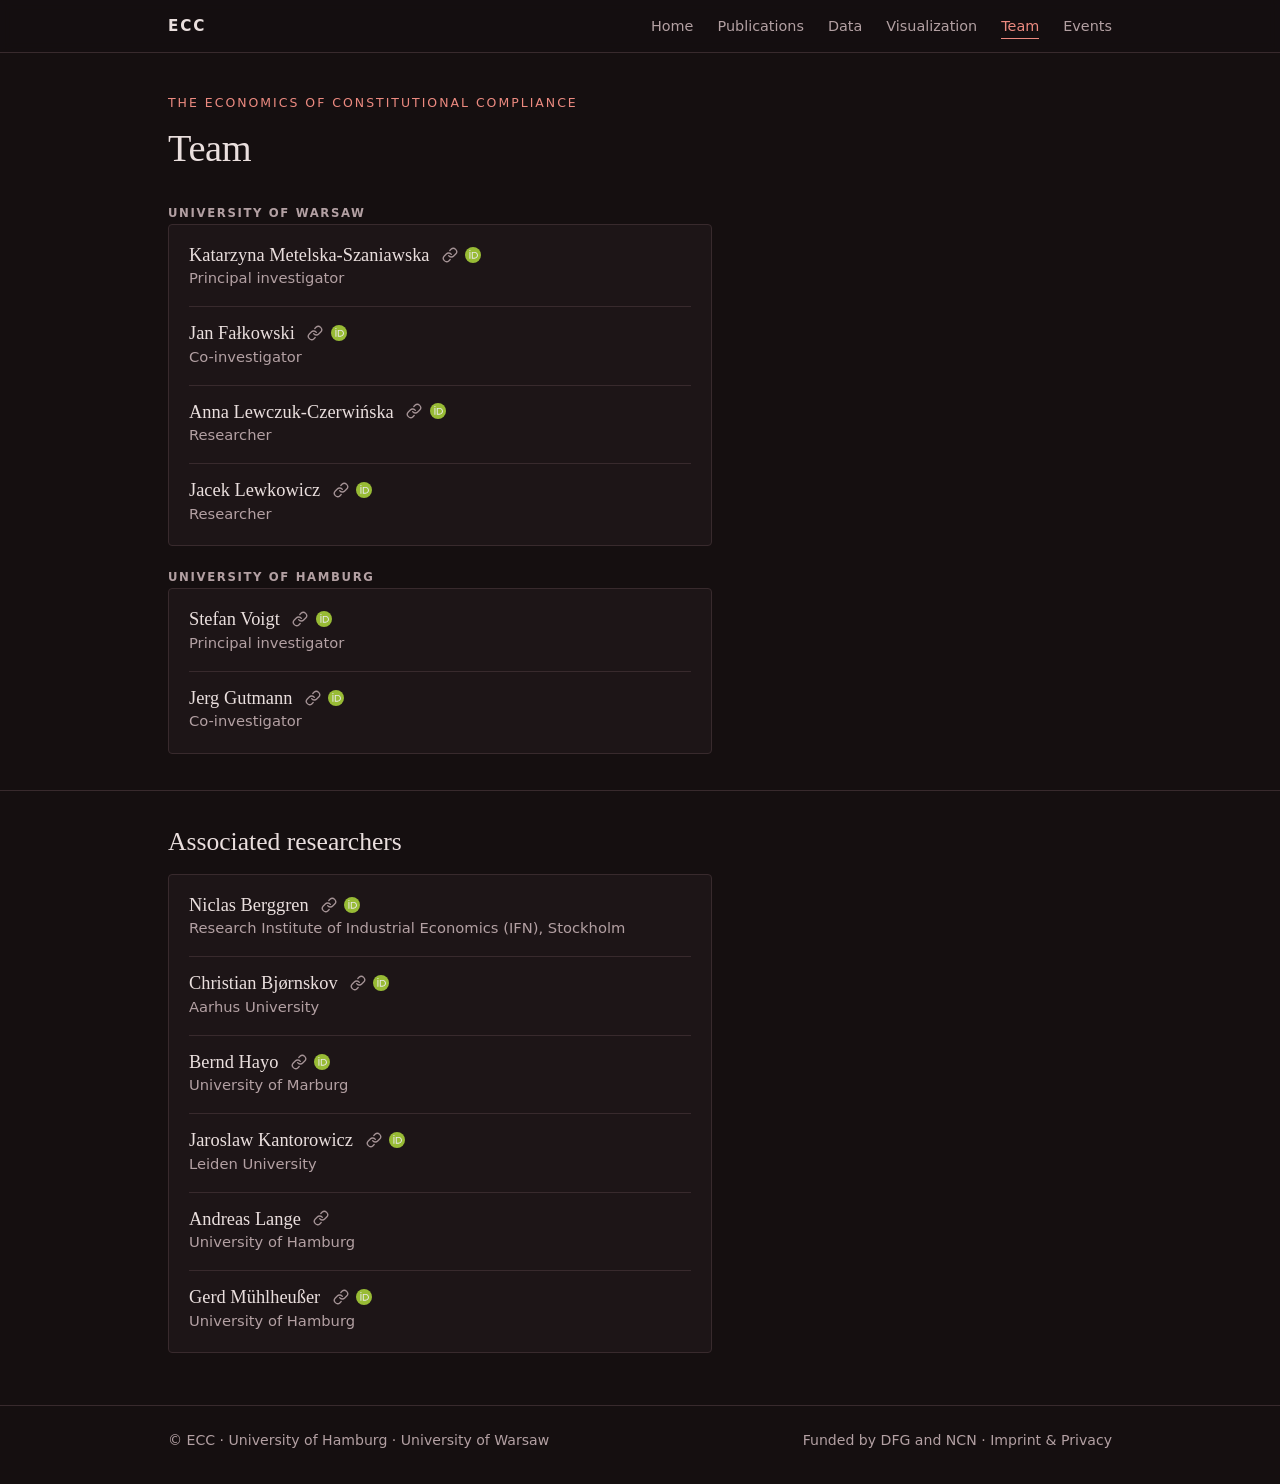
<file: team.html>
<!DOCTYPE html>
<html lang="en">
<head>
<meta charset="utf-8">
<meta name="viewport" content="width=device-width, initial-scale=1">
<link rel="icon" href="favicon.svg" type="image/svg+xml">
<link rel="apple-touch-icon" href="apple-touch-icon.png">
<title>Team | ECC</title>
<meta name="description" content="The project team and associated researchers of The Economics of Constitutional Compliance.">
<link rel="stylesheet" href="style.css">
<!-- seo -->
<link rel="canonical" href="https://jerggutmann.github.io/conpliance/team.html">
<meta property="og:type" content="website">
<meta property="og:site_name" content="The Economics of Constitutional Compliance">
<meta property="og:title" content="Team | ECC">
<meta property="og:description" content="The project team and associated researchers of The Economics of Constitutional Compliance.">
<meta property="og:url" content="https://jerggutmann.github.io/conpliance/team.html">
<meta property="og:image" content="https://jerggutmann.github.io/conpliance/og-image.png">
<meta property="og:image:width" content="1200">
<meta property="og:image:height" content="630">
<meta property="og:image:alt" content="The Economics of Constitutional Compliance">
<meta name="twitter:card" content="summary_large_image">
<!-- /seo -->
</head>
<body>
<a class="skip" href="#main">Skip to content</a>

<nav aria-label="Main">
  <div class="wrap">
    <a class="brand" href="index.html">ECC</a>
    <ul>
      <li><a href="index.html">Home</a></li>
      <li><a href="publications.html">Publications</a></li>
      <li><a href="data.html">Data</a></li>
      <li><a href="visualization.html">Visualization</a></li>
      <li><a href="team.html" aria-current="page">Team</a></li>
      <li><a href="events.html">Events</a></li>
    </ul>
  </div>
</nav>

<header class="page">
  <div class="wrap">
    <p class="kicker">The Economics of Constitutional Compliance</p>
    <h1>Team</h1>
  </div>
</header>

<main id="main">
  <section class="plain">
    <div class="wrap stack">
      <h3>University of Warsaw</h3>
      <div class="card">
        <div class="person">
          <p class="name">Katarzyna Metelska-Szaniawska
            <span class="ids">
              <a class="web" href="https://www.wne.uw.edu.pl/en/members/profile/view/71" aria-label="University of Warsaw profile of Katarzyna Metelska-Szaniawska" title="University of Warsaw profile"></a>
              <a class="orcid" href="https://orcid.org/0000-0001-5614-5557" aria-label="ORCID iD of Katarzyna Metelska-Szaniawska" title="ORCID"></a>
            </span></p>
          <p class="role">Principal investigator</p>
        </div>
        <div class="person">
          <p class="name">Jan Fałkowski
            <span class="ids">
              <a class="web" href="https://www.wne.uw.edu.pl/en/members/profile/view/67" aria-label="University of Warsaw profile of Jan Fałkowski" title="University of Warsaw profile"></a>
              <a class="orcid" href="https://orcid.org/0000-0001-6921-6342" aria-label="ORCID iD of Jan Fałkowski" title="ORCID"></a>
            </span></p>
          <p class="role">Co-investigator</p>
        </div>
        <div class="person">
          <p class="name">Anna Lewczuk-Czerwińska
            <span class="ids">
              <a class="web" href="https://www.wne.uw.edu.pl/en/members/profile/view/304" aria-label="University of Warsaw profile of Anna Lewczuk-Czerwińska" title="University of Warsaw profile"></a>
              <a class="orcid" href="https://orcid.org/0000-0003-0450-3994" aria-label="ORCID iD of Anna Lewczuk-Czerwińska" title="ORCID"></a>
            </span></p>
          <p class="role">Researcher</p>
        </div>
        <div class="person">
          <p class="name">Jacek Lewkowicz
            <span class="ids">
              <a class="web" href="https://www.wne.uw.edu.pl/en/members/profile/view/241" aria-label="University of Warsaw profile of Jacek Lewkowicz" title="University of Warsaw profile"></a>
              <a class="orcid" href="https://orcid.org/0000-0001-9430-4926" aria-label="ORCID iD of Jacek Lewkowicz" title="ORCID"></a>
            </span></p>
          <p class="role">Researcher</p>
        </div>
      </div>

      <h3>University of Hamburg</h3>
      <div class="card">
        <div class="person">
          <p class="name">Stefan Voigt
            <span class="ids">
              <a class="web" href="https://www.jura.uni-hamburg.de/en/die-fakultaet/personenverzeichnis/voigt-stefan.html" aria-label="University of Hamburg profile of Stefan Voigt" title="University of Hamburg profile"></a>
              <a class="orcid" href="https://orcid.org/0000-0001-5564-3669" aria-label="ORCID iD of Stefan Voigt" title="ORCID"></a>
            </span></p>
          <p class="role">Principal investigator</p>
        </div>
        <div class="person">
          <p class="name">Jerg Gutmann
            <span class="ids">
              <a class="web" href="https://www.jerg-gutmann.de/" aria-label="Personal website of Jerg Gutmann" title="Personal website"></a>
              <a class="orcid" href="https://orcid.org/0000-0003-1215-1116" aria-label="ORCID iD of Jerg Gutmann" title="ORCID"></a>
            </span></p>
          <p class="role">Co-investigator</p>
        </div>
      </div>
    </div>
  </section>

  <section>
    <div class="wrap stack">
      <h2 class="section">Associated researchers</h2>
      <div class="card">
        <div class="person">
          <p class="name">Niclas Berggren
            <span class="ids">
              <a class="web" href="https://www.ifn.se/en/researchers/ifn-researcher/niclas-berggren/" aria-label="IFN profile of Niclas Berggren" title="IFN profile"></a>
              <a class="orcid" href="https://orcid.org/0000-0003-0673-5123" aria-label="ORCID iD of Niclas Berggren" title="ORCID"></a>
            </span></p>
          <p class="role">Research Institute of Industrial Economics (IFN), Stockholm</p>
        </div>
        <div class="person">
          <p class="name">Christian Bjørnskov
            <span class="ids">
              <a class="web" href="https://www.au.dk/en/chbj@econ.au.dk" aria-label="Aarhus University profile of Christian Bjørnskov" title="Aarhus University profile"></a>
              <a class="orcid" href="https://orcid.org/0000-0002-9765-913X" aria-label="ORCID iD of Christian Bjørnskov" title="ORCID"></a>
            </span></p>
          <p class="role">Aarhus University</p>
        </div>
        <div class="person">
          <p class="name">Bernd Hayo
            <span class="ids">
              <a class="web" href="https://www.uni-marburg.de/en/fb02/research-groups/economics/macroeconomics/team/prof-dr-bernd-hayo-1" aria-label="University of Marburg profile of Bernd Hayo" title="University of Marburg profile"></a>
              <a class="orcid" href="https://orcid.org/0000-0001-9037-4513" aria-label="ORCID iD of Bernd Hayo" title="ORCID"></a>
            </span></p>
          <p class="role">University of Marburg</p>
        </div>
        <div class="person">
          <p class="name">Jaroslaw Kantorowicz
            <span class="ids">
              <a class="web" href="https://www.universiteitleiden.nl/en/staffmembers/jaroslaw-kantorowicz" aria-label="Leiden University profile of Jaroslaw Kantorowicz" title="Leiden University profile"></a>
              <a class="orcid" href="https://orcid.org/0000-0002-1186-5427" aria-label="ORCID iD of Jaroslaw Kantorowicz" title="ORCID"></a>
            </span></p>
          <p class="role">Leiden University</p>
        </div>
        <div class="person">
          <p class="name">Andreas Lange
            <span class="ids">
              <a class="web" href="https://www.wiso.uni-hamburg.de/en/fachbereich-vwl/professuren/lange/team/lange-andreas.html" aria-label="University of Hamburg profile of Andreas Lange" title="University of Hamburg profile"></a>
            </span></p>
          <p class="role">University of Hamburg</p>
        </div>
        <div class="person">
          <p class="name">Gerd Mühlheußer
            <span class="ids">
              <a class="web" href="https://sites.google.com/view/muehlheusser" aria-label="Personal website of Gerd Mühlheußer" title="Personal website"></a>
              <a class="orcid" href="https://orcid.org/0000-0002-5099-4846" aria-label="ORCID iD of Gerd Mühlheußer" title="ORCID"></a>
            </span></p>
          <p class="role">University of Hamburg</p>
        </div>
      </div>
    </div>
  </section>
</main>

<footer>
  <div class="wrap">
    <span>© ECC · University of Hamburg · University of Warsaw</span>
    <span>Funded by DFG and NCN · <a href="imprint.html">Imprint &amp; Privacy</a></span>
  </div>
</footer>
</body>
</html>
</file>
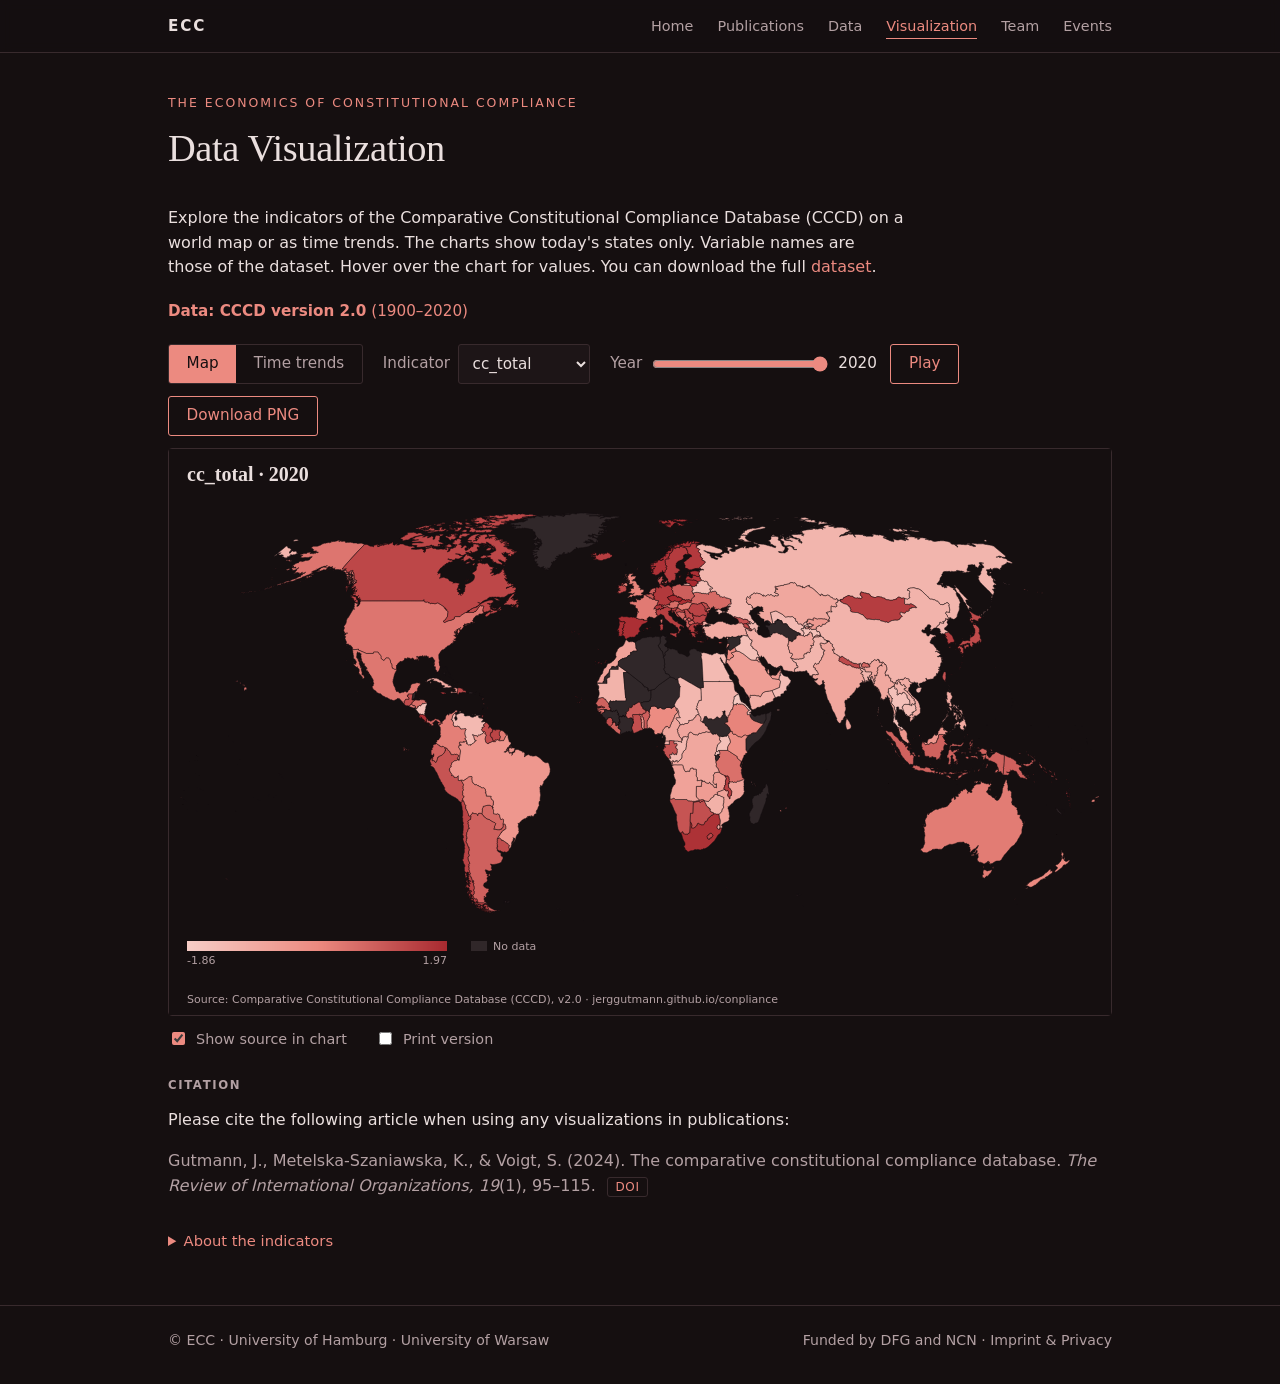
<file: visualization.html>
<!DOCTYPE html>
<html lang="en">
<head>
<meta charset="utf-8">
<meta name="viewport" content="width=device-width, initial-scale=1">
<link rel="icon" href="favicon.svg" type="image/svg+xml">
<link rel="apple-touch-icon" href="apple-touch-icon.png">
<title>Data Visualization | ECC</title>
<meta name="description" content="Interactive maps and time trends of the Comparative Constitutional Compliance Database (CCCD).">
<link rel="stylesheet" href="style.css">
<!-- seo -->
<link rel="canonical" href="https://jerggutmann.github.io/conpliance/visualization.html">
<meta property="og:type" content="website">
<meta property="og:site_name" content="The Economics of Constitutional Compliance">
<meta property="og:title" content="Data Visualization | ECC">
<meta property="og:description" content="Interactive maps and time trends of the Comparative Constitutional Compliance Database (CCCD).">
<meta property="og:url" content="https://jerggutmann.github.io/conpliance/visualization.html">
<meta property="og:image" content="https://jerggutmann.github.io/conpliance/og-image.png">
<meta property="og:image:width" content="1200">
<meta property="og:image:height" content="630">
<meta property="og:image:alt" content="The Economics of Constitutional Compliance">
<meta name="twitter:card" content="summary_large_image">
<!-- /seo -->
</head>
<body>
<a class="skip" href="#main">Skip to content</a>

<nav aria-label="Main">
  <div class="wrap">
    <a class="brand" href="index.html">ECC</a>
    <ul>
      <li><a href="index.html">Home</a></li>
      <li><a href="publications.html">Publications</a></li>
      <li><a href="data.html">Data</a></li>
      <li><a href="visualization.html" aria-current="page">Visualization</a></li>
      <li><a href="team.html">Team</a></li>
      <li><a href="events.html">Events</a></li>
    </ul>
  </div>
</nav>

<header class="page">
  <div class="wrap">
    <p class="kicker">The Economics of Constitutional Compliance</p>
    <h1>Data Visualization</h1>
  </div>
</header>

<main id="main">
  <section class="plain">
    <div class="wrap">
      <p class="intro" style="max-width:46rem">Explore the indicators of the Comparative Constitutional Compliance Database (CCCD) on a world map or as time trends. The charts show today's states only. Variable names are those of the dataset. Hover over the chart for values. You can download the full <a href="data.html">dataset</a>.</p>
      <p class="version"><strong>Data: CCCD version 2.0</strong> (1900&ndash;2020)</p>

      <div class="viz-bar">
        <div class="seg" role="group" aria-label="Chart type">
          <button type="button" data-mode="map" aria-pressed="true">Map</button>
          <button type="button" data-mode="trend" aria-pressed="false">Time trends</button>
        </div>
        <label>Indicator <select id="viz-var"></select></label>
        <span id="viz-map-ctl" class="viz-grp">
          <label>Year <input id="viz-year" type="range" step="1"> <output id="viz-year-out"></output></label>
          <button type="button" id="viz-play" class="btn small">Play</button>
        </span>
        <span id="viz-trend-ctl" class="viz-grp" hidden>
          <label>Countries <select id="viz-add"><option value="">Add a country …</option></select></label>
        </span>
        <button type="button" id="viz-download" class="btn small">Download PNG</button>
      </div>
      <p id="viz-chips" class="viz-chips" hidden></p>

      <div class="viz-wrap">
        <canvas id="viz-canvas" role="img" aria-label="Chart"></canvas>
        <div id="viz-tip" class="viz-tip" hidden></div>
      </div>
      <p class="chks"><label class="chk"><input type="checkbox" id="viz-src" checked> Show source in chart</label> <label class="chk"><input type="checkbox" id="viz-print"> Print version</label></p>
      <h3 class="sub">Citation</h3>
      <p>Please cite the following article when using any visualizations in publications:</p>
      <p class="muted">Gutmann, J., Metelska-Szaniawska, K., &amp; Voigt, S. (2024). The comparative constitutional compliance database. <em>The Review of International Organizations, 19</em>(1), 95&ndash;115.
        <a class="tag" href="https://doi.org/10.1007/s11558-023-09491-7">DOI</a></p>
      <details class="program ind">
        <summary>About the indicators</summary>
        <h4>Measurement</h4>
        <p class="small">The indicators measure compliance with national constitutions as the absence of a gap between de jure rules and de facto practice. They cover 14 constitutional rules. Information on whether a rule exists in the constitution (de jure) comes from the Comparative Constitutions Project, information on practice (de facto) from expert ratings of the Varieties of Democracy project (V-Dem, version 12). A rule counts as complied with if it is protected both de jure and de facto and is coded 1. A rule that is guaranteed but not complied with is coded 0. A rule that the constitution does not guarantee is coded 0.5.</p>
        <h4>Legal areas</h4>
        <dl>
          <dt>Property rights and rule of law</dt><dd>private property rights, judicial independence, equality before the law, rule of law</dd>
          <dt>Political rights</dt><dd>freedom of association, freedom of assembly, right to form parties</dd>
          <dt>Civil rights</dt><dd>free media, free speech, free movement, religious freedom</dd>
          <dt>Basic human rights</dt><dd>right to life, freedom from slavery, protection from torture</dd>
        </dl>
        <p class="small">Within each area, the rule indicators are aggregated using the first factor of a factor analysis.</p>
        <h4>Variables</h4>
        <dl>
          <dt>cc_total</dt><dd>Overall constitutional compliance: mean of the four area indicators</dd>
          <dt>cc_prop</dt><dd>Property rights and rule of law</dd>
          <dt>cc_polit</dt><dd>Political rights</dd>
          <dt>cc_civil</dt><dd>Civil rights</dd>
          <dt>cc_basic</dt><dd>Basic human rights</dd>
          <dt>cc_alt_cp</dt><dd>Civil and political rights combined (alternative indicator)</dd>
          <dt>cc_*_lv</dt><dd>The same indicators with the coding rule of Law and Versteeg (2013): the share of de jure protected rules that are complied with. Rules that the constitution does not guarantee are treated as missing instead of being coded 0.5. Unlike the main indicators, these ignore how many rules a constitution contains.</dd>
          <dt>dj_index</dt><dd>De jure index: number of the 14 rules that the constitution guarantees (0&ndash;14)</dd>
        </dl>
        <p class="small">All cc_* indicators are standardized to a mean of zero and a standard deviation of one across the entire dataset (1900&ndash;2020). Higher values indicate higher constitutional compliance. For details, see Gutmann, Metelska-Szaniawska, &amp; Voigt (2024) and its online appendix.
          <a class="tag" href="https://doi.org/10.1007/s11558-023-09491-7">DOI</a></p>
      </details>
      <noscript><p>This visualization requires JavaScript. The full dataset is available from <a href="https://dataverse.harvard.edu/dataverse/CCCD">Harvard Dataverse</a>.</p></noscript>
    </div>
  </section>
</main>

<footer>
  <div class="wrap">
    <span>© ECC · University of Hamburg · University of Warsaw</span>
    <span>Funded by DFG and NCN · <a href="imprint.html">Imprint &amp; Privacy</a></span>
  </div>
</footer>
<script src="viz/viz.js" defer></script>
</body>
</html>
</file>
<file: style.css>
:root {
  --bg: #150f10;
  --surface: #1d1517;
  --line: #382a2d;
  --text: #eadfde;
  --muted: #b3a0a3;
  --accent: #ec8a80;
  --serif: Georgia, "Iowan Old Style", "Palatino Linotype", Palatino, serif;
  --sans: system-ui, -apple-system, "Segoe UI", Roboto, "Helvetica Neue", Arial, sans-serif;
}
* { box-sizing: border-box; }
body {
  margin: 0;
  background: var(--bg);
  color: var(--text);
  font: 1rem/1.55 var(--sans);
  -webkit-font-smoothing: antialiased;
}
a { color: var(--accent); text-decoration: none; border-bottom: 1px solid transparent; }
a:hover, a:focus-visible { border-bottom-color: var(--accent); }
:focus-visible { outline: 2px solid var(--accent); outline-offset: 3px; }
.skip { position: absolute; left: -999px; top: 0; background: var(--accent); color: var(--bg); padding: .5rem 1rem; }
.skip:focus { left: 0; z-index: 10; }
.wrap { max-width: 62rem; margin: 0 auto; padding: 0 1.5rem; }
.muted { color: var(--muted); }

/* Navigation */
nav { position: sticky; top: 0; z-index: 5; background: rgba(21,15,16,.94); backdrop-filter: blur(6px); border-bottom: 1px solid var(--line); }
nav .wrap { display: flex; justify-content: space-between; align-items: center; height: 3.25rem; }
nav .brand { font: 600 .95rem var(--sans); letter-spacing: .12em; color: var(--text); border: 0; }
nav ul { display: flex; gap: 1.5rem; list-style: none; margin: 0; padding: 0; }
nav ul a { color: var(--muted); font-size: .9rem; border: 0; padding: .25rem 0; }
nav ul a:hover { color: var(--text); }
nav ul a[aria-current="page"] { color: var(--accent); border-bottom: 1px solid var(--accent); }

/* Page headers */
header.hero { padding: 3.25rem 0 2rem; }
header.page { padding: 2.5rem 0 1.25rem; }
.kicker { color: var(--accent); font-size: .78rem; letter-spacing: .16em; text-transform: uppercase; margin: 0 0 .9rem; }
h1 { font: 400 clamp(2.1rem, 5vw, 3.3rem)/1.12 var(--serif); margin: 0; letter-spacing: -.01em; }
header.page h1 { font-size: clamp(1.8rem, 3.5vw, 2.4rem); }
.lede { max-width: 40rem; margin: 1.1rem 0 0; font-size: 1.08rem; }

.facts { display: grid; grid-template-columns: 3fr 2fr; gap: 2.5rem; margin-top: 1.75rem; padding-top: 1.25rem; border-top: 1px solid var(--line); }
.facts h2 { font: 600 .73rem var(--sans); letter-spacing: .14em; text-transform: uppercase; color: var(--muted); margin: 0 0 .5rem; }
.facts p { margin: 0 0 .35rem; font-size: .95rem; }

/* Sections */
section { padding: 2.25rem 0; border-top: 1px solid var(--line); }
section.plain { border-top: 0; padding-top: 1rem; }
h2.section { font: 400 1.6rem/1.2 var(--serif); margin: 0 0 1rem; }
h3 { font: 600 .73rem var(--sans); letter-spacing: .14em; text-transform: uppercase; color: var(--muted); margin: 1.5rem 0 .25rem; }
h3:first-child { margin-top: 0; }
.more { display: table; margin-top: .75rem; font-size: .95rem; }
.intro { max-width: 46rem; margin: 0 0 1.25rem; }

/* Publications */
ul.pubs { list-style: none; margin: 0; padding: 0; }
ul.pubs li { padding: .8rem 0; border-bottom: 1px solid var(--line); max-width: 46rem; }
ul.pubs li:last-child { border-bottom: 0; }
ul.pubs .title { font: 400 1.1rem/1.38 var(--serif); }
ul.pubs .meta { color: var(--muted); font-size: .92rem; margin-top: .15rem; }
ul.pubs .meta em { color: var(--text); }
.tag { display: inline-block; margin-left: .4rem; padding: 0 .45rem; border: 1px solid var(--line); border-radius: 3px; font-size: .75rem; letter-spacing: .05em; }

/* Cards, people */
.two { display: grid; grid-template-columns: 1fr 1fr; gap: 2.5rem; }
.card { background: var(--surface); border: 1px solid var(--line); border-radius: 4px; padding: 1.1rem 1.25rem; }
.card > :first-child { margin-top: 0; }
.card > :last-child { margin-bottom: 0; }
.person + .person { margin-top: 1rem; padding-top: 1rem; border-top: 1px solid var(--line); }
.person .name { font: 400 1.15rem var(--serif); margin: 0; white-space: nowrap; }
.stack .card { max-width: 34rem; }
.person .role { color: var(--muted); font-size: .92rem; margin: .1rem 0 0; }
.pi { margin: 0 0 .5rem; font-size: .95rem; }
.pi .muted { font-size: .9rem; }
.pi .nm { white-space: nowrap; }

/* Link and ORCID icons */
.ids { display: inline-flex; gap: .45rem; margin-left: .5rem; vertical-align: -.1em; }
.ids a { display: inline-block; width: 1rem; height: 1rem; border: 0; opacity: .9; }
.ids a:hover, .ids a:focus-visible { opacity: 1; }
.ids .web {
  background: var(--muted);
  -webkit-mask: var(--ico-link) center / contain no-repeat;
  mask: var(--ico-link) center / contain no-repeat;
}
.ids .web:hover, .ids .web:focus-visible { background: var(--accent); }
.ids .orcid { background: var(--ico-orcid) center / contain no-repeat; }
:root {
  --ico-link: url("data:image/svg+xml,%3Csvg xmlns='http://www.w3.org/2000/svg' viewBox='0 0 24 24' fill='none' stroke='black' stroke-width='2' stroke-linecap='round' stroke-linejoin='round'%3E%3Cpath d='M10 13a5 5 0 0 0 7.54.54l3-3a5 5 0 0 0-7.07-7.07l-1.72 1.71'/%3E%3Cpath d='M14 11a5 5 0 0 0-7.54-.54l-3 3a5 5 0 0 0 7.07 7.07l1.71-1.71'/%3E%3C/svg%3E");
  --ico-orcid: url("data:image/svg+xml,%3Csvg xmlns='http://www.w3.org/2000/svg' viewBox='0 0 256 256'%3E%3Ccircle cx='128' cy='128' r='128' fill='%23A6CE39'/%3E%3Cg fill='%23fff'%3E%3Cpath d='M86.3 186.2H70.9V79.1h15.4v48.4z'/%3E%3Cpath d='M108.9 79.1h41.6c39.6 0 57 28.3 57 53.6 0 27.5-21.5 53.6-56.8 53.6h-41.8zm15.4 93.3h24.5c34.9 0 42.9-26.5 42.9-39.7 0-21.5-13.7-39.7-43.7-39.7h-23.7z'/%3E%3Ccircle cx='78.6' cy='56.8' r='10.1'/%3E%3C/g%3E%3C/svg%3E");
}

/* Events */
ul.events { list-style: none; margin: 0; padding: 0; max-width: 46rem; }
ul.events li { display: grid; grid-template-columns: 10.5rem 1fr; gap: 1rem; padding: .65rem 0; border-bottom: 1px solid var(--line); font-size: .95rem; }
ul.events li:last-child { border-bottom: 0; }
ul.events .when { color: var(--muted); }
ul.events .what { display: block; }
ul.events .where { display: block; color: var(--muted); font-size: .9rem; }

/* Event details */
ul.events .detail { display: block; margin-top: .6rem; }
ul.events .detail p { margin: .35rem 0 0; font-size: .9rem; color: var(--muted); }
img.poster { display: block; width: 100%; max-width: 30rem; height: auto; margin-top: .6rem; border: 1px solid var(--line); border-radius: 4px; }

/* Buttons */
.btn { display: inline-block; padding: .45rem 1rem; border: 1px solid var(--accent); border-radius: 3px; font-size: .95rem; }
.btn:hover, .btn:focus-visible { background: var(--accent); color: var(--bg); }
span.tag { color: var(--muted); }
.three { display: grid; grid-template-columns: repeat(3, 1fr); gap: 2rem; }

/* Legal text */
.legal { max-width: 46rem; }
.legal h2 { font: 400 1.3rem var(--serif); margin: 1.75rem 0 .4rem; }
.legal h2:first-child { margin-top: 0; }
.legal p { margin: 0 0 .75rem; }

footer { border-top: 1px solid var(--line); padding: 1.5rem 0 2rem; color: var(--muted); font-size: .88rem; margin-top: 1rem; }
footer .wrap { display: flex; justify-content: space-between; gap: 1rem 1.5rem; flex-wrap: wrap; }
footer a { color: var(--muted); }
footer a:hover { color: var(--accent); }

@media (max-width: 760px) {
  nav ul { gap: .9rem; }
  nav .brand { display: none; }
  header.hero { padding-top: 2.25rem; }
  .facts, .two, .three { grid-template-columns: 1fr; gap: 1.5rem; }
  .pi .nm, .person .name { white-space: normal; }
  ul.events li { grid-template-columns: 1fr; gap: 0; }
}

/* Event programs */
details.program { margin-top: .7rem; }
details.program summary { cursor: pointer; color: var(--accent); font-size: .92rem; }
details.program h4 { font: 600 .73rem var(--sans); letter-spacing: .14em; text-transform: uppercase; color: var(--muted); margin: 1.1rem 0 .35rem; }
details.program dl { display: grid; grid-template-columns: 6.75rem 1fr; gap: .4rem 1rem; margin: 0; font-size: .9rem; }
details.program dt { color: var(--muted); }
details.program dd { margin: 0; }
details.program em { color: var(--text); }
@media (max-width: 760px) {
  details.program dl { grid-template-columns: 1fr; gap: 0; }
  details.program dd { margin-bottom: .5rem; }
}

@media (min-width:600px){.nb{white-space:nowrap}}

:root { --nodata: #302729; }
.viz-bar { display: flex; flex-wrap: wrap; gap: .75rem 1.25rem; align-items: center; margin: 1.25rem 0 .75rem; }
.viz-bar label { font-size: .9rem; color: var(--muted); display: inline-flex; align-items: center; gap: .5rem; }
.viz-bar select { background: var(--surface); color: var(--text); border: 1px solid var(--line); border-radius: 3px; padding: .35rem .5rem; font: inherit; font-size: .9rem; max-width: 100%; }
.viz-bar input[type=range] { accent-color: var(--accent); width: 11rem; }
.viz-bar output { color: var(--text); min-width: 2.5rem; font-variant-numeric: tabular-nums; }
.viz-grp { display: inline-flex; gap: .75rem; align-items: center; flex-wrap: wrap; }
.viz-grp[hidden], .viz-chips[hidden], .viz-tip[hidden] { display: none; }
.btn.small { font: inherit; font-size: .9rem; padding: .35rem .8rem; background: none; color: var(--accent); cursor: pointer; }
.btn.small:hover, .btn.small:focus-visible { background: var(--accent); color: var(--bg); }
.seg { display: inline-flex; border: 1px solid var(--line); border-radius: 3px; overflow: hidden; }
.seg button { background: none; color: var(--muted); border: 0; padding: .35rem .9rem; font: inherit; font-size: .9rem; cursor: pointer; }
.seg button[aria-pressed="true"] { background: var(--accent); color: var(--bg); }
.viz-chips { display: flex; flex-wrap: wrap; gap: .5rem; margin: 0 0 .25rem; }
.chip { display: inline-flex; align-items: center; gap: .45rem; background: var(--surface); color: var(--text); border: 1px solid var(--line); border-radius: 999px; padding: .2rem .7rem; font: inherit; font-size: .85rem; cursor: pointer; }
.chip i, .viz-tip i { display: inline-block; width: .65rem; height: .65rem; border-radius: 50%; margin-right: .35rem; }
.viz-wrap { position: relative; border: 1px solid var(--line); border-radius: 4px; background: var(--bg); }
.viz-wrap canvas { display: block; width: 100%; }
.viz-tip { position: absolute; pointer-events: none; background: var(--surface); border: 1px solid var(--line); border-radius: 3px; padding: .4rem .6rem; font-size: .85rem; line-height: 1.45; z-index: 2; white-space: nowrap; }
@media (max-width: 430px) { nav ul { gap: .65rem; } nav ul a { font-size: .82rem; } }
.version { margin: 1rem 0 0; color: var(--accent); font-size: .95rem; }
.chk { display: inline-flex; align-items: center; gap: .5rem; font-size: .9rem; color: var(--muted); cursor: pointer; }
.chk input { accent-color: var(--accent); }
.chks { display: flex; flex-wrap: wrap; gap: .5rem 1.75rem; }
.viz-wrap.print { background: #fff; border-color: #d9d9d9; }
details.program.ind { margin-top: 2rem; }
details.program.ind dl { grid-template-columns: 11rem 1fr; }
details.program.ind p.small { font-size: .9rem; margin: .4rem 0; }
@media (max-width: 600px) { details.program.ind dl { grid-template-columns: 1fr; } details.program.ind dt { margin-top: .4rem; } }

/* Uniform sizes across pages */
:root { --measure: 46rem; --ctl-h: 2.5rem; --ctl-fs: .95rem; --pad: 1.25rem; }
header.hero, header.page { padding-top: 2.5rem; }
.intro, .card { max-width: var(--measure); }
section .wrap > :first-child, .card > :first-child, .legal > :first-child { margin-top: 0; }
.card { padding: var(--pad); }
.legal h2 { font: 400 1.6rem/1.2 var(--serif); margin: 2.25rem 0 1rem; }

.btn, .btn.small, .seg, .viz-bar select { box-sizing: border-box; height: var(--ctl-h); font-size: var(--ctl-fs); line-height: 1; border-radius: 3px; }
.btn, .btn.small { display: inline-flex; align-items: center; justify-content: center; padding: 0 1.1rem; font-family: var(--sans); }
.seg button { height: 100%; padding: 0 1.1rem; font-size: var(--ctl-fs); }
.viz-bar select { padding: 0 .6rem; }
.viz-bar label { font-size: var(--ctl-fs); }
.btns { display: flex; flex-wrap: wrap; gap: .75rem; margin: 1rem 0; }
.viz-bar { margin: 1.25rem 0 .75rem; }
.viz-chips { margin: 0 0 .75rem; }
h3.sub { margin-top: 1.75rem; }
.chks { margin: .75rem 0 0; }
</file>
